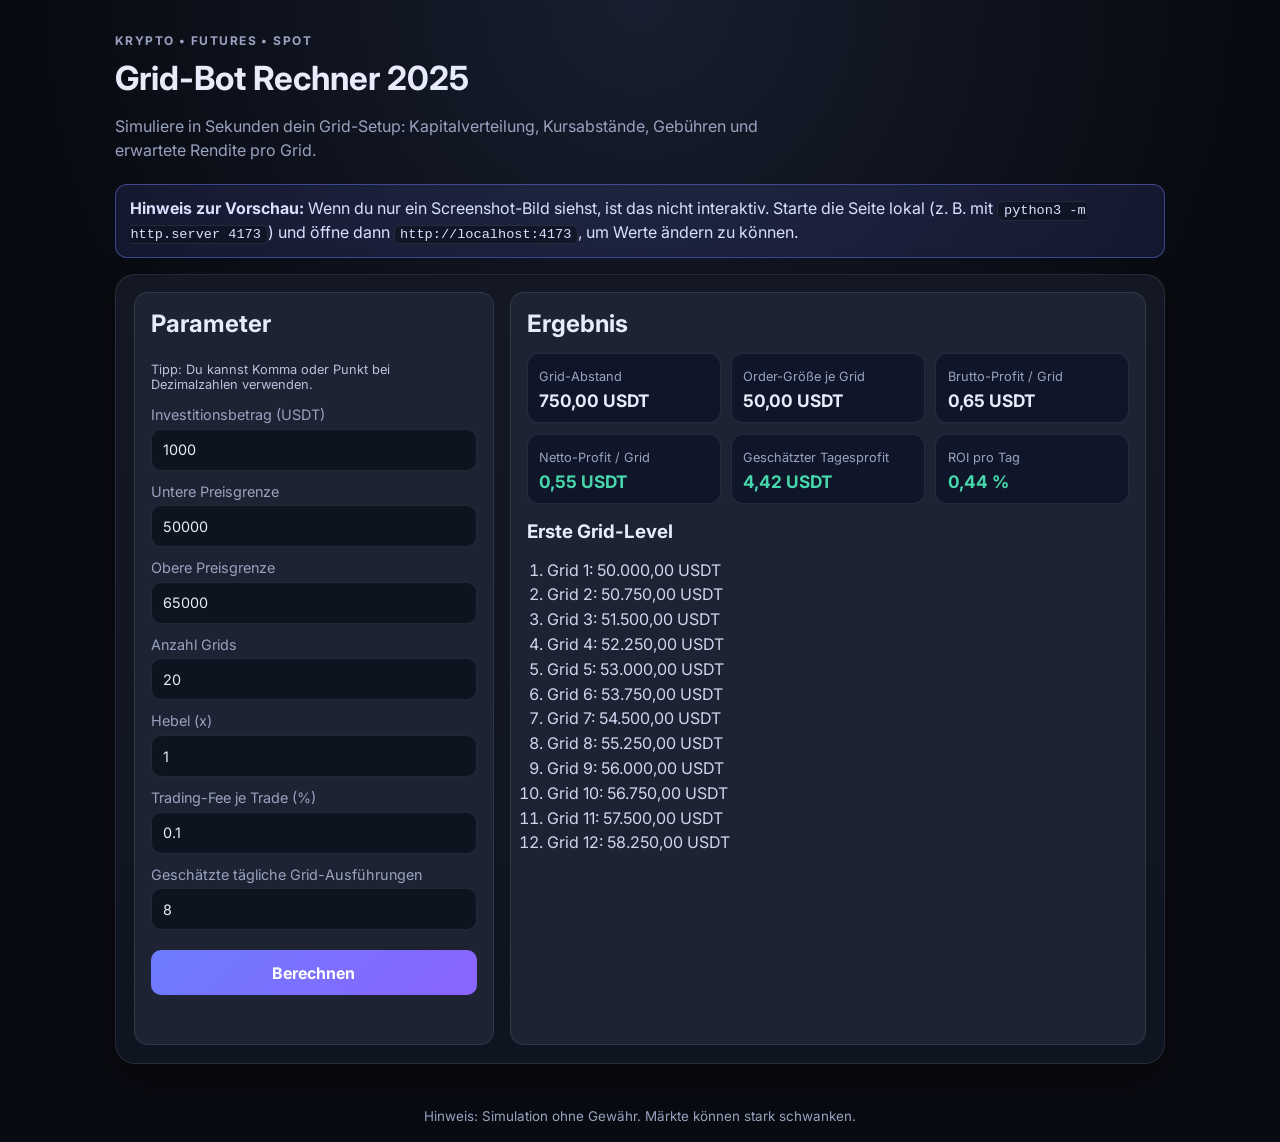
<file: index.html>
<!doctype html>
<html lang="de">
  <head>
    <meta charset="UTF-8" />
    <meta name="viewport" content="width=device-width, initial-scale=1.0" />
    <title>Grid-Bot Rechner 2025</title>
    <link rel="preconnect" href="https://fonts.googleapis.com" />
    <link rel="preconnect" href="https://fonts.gstatic.com" crossorigin />
    <link
      href="https://fonts.googleapis.com/css2?family=Inter:wght@400;500;600;700;800&display=swap"
      rel="stylesheet"
    />
    <link rel="stylesheet" href="styles.css" />
  </head>
  <body>
    <main class="app">
      <header class="hero">
        <p class="eyebrow">Krypto • Futures • Spot</p>
        <h1>Grid-Bot Rechner 2025</h1>
        <p>
          Simuliere in Sekunden dein Grid-Setup: Kapitalverteilung,
          Kursabstände, Gebühren und erwartete Rendite pro Grid.
        </p>
      </header>

      <section class="preview-note" aria-label="Nutzungshinweis">
        <strong>Hinweis zur Vorschau:</strong> Wenn du nur ein Screenshot-Bild siehst, ist das nicht interaktiv.
        Starte die Seite lokal (z. B. mit <code>python3 -m http.server 4173</code>) und öffne dann
        <code>http://localhost:4173</code>, um Werte ändern zu können.
      </section>

      <section class="card grid-layout">
        <form id="calculator" class="panel" autocomplete="off">
          <h2>Parameter</h2>
          <p class="form-hint">Tipp: Du kannst Komma oder Punkt bei Dezimalzahlen verwenden.</p>

          <label>
            Investitionsbetrag (USDT)
            <input type="text" inputmode="decimal" id="capital" value="1000" required />
          </label>

          <label>
            Untere Preisgrenze
            <input type="text" inputmode="decimal" id="lowerPrice" value="50000" required />
          </label>

          <label>
            Obere Preisgrenze
            <input type="text" inputmode="decimal" id="upperPrice" value="65000" required />
          </label>

          <label>
            Anzahl Grids
            <input type="number" id="grids" min="2" max="300" step="1" value="20" required />
          </label>

          <label>
            Hebel (x)
            <input type="text" inputmode="decimal" id="leverage" value="1" required />
          </label>

          <label>
            Trading-Fee je Trade (%)
            <input type="text" inputmode="decimal" id="fee" value="0.1" required />
          </label>

          <label>
            Geschätzte tägliche Grid-Ausführungen
            <input type="number" id="executions" min="1" step="1" value="8" required />
          </label>

          <button type="submit">Berechnen</button>
          <p id="errorMessage" class="error-message" aria-live="assertive"></p>
        </form>

        <section class="panel" aria-live="polite">
          <h2>Ergebnis</h2>
          <div class="kpi-grid">
            <article>
              <span>Grid-Abstand</span>
              <strong id="gridSpacing">-</strong>
            </article>
            <article>
              <span>Order-Größe je Grid</span>
              <strong id="orderSize">-</strong>
            </article>
            <article>
              <span>Brutto-Profit / Grid</span>
              <strong id="grossProfit">-</strong>
            </article>
            <article>
              <span>Netto-Profit / Grid</span>
              <strong id="netProfit">-</strong>
            </article>
            <article>
              <span>Geschätzter Tagesprofit</span>
              <strong id="dailyProfit">-</strong>
            </article>
            <article>
              <span>ROI pro Tag</span>
              <strong id="roi">-</strong>
            </article>
          </div>

          <div class="levels">
            <h3>Erste Grid-Level</h3>
            <ol id="levelsList"></ol>
          </div>
        </section>
      </section>
    </main>

    <footer>
      Hinweis: Simulation ohne Gewähr. Märkte können stark schwanken.
    </footer>

    <script src="script.js"></script>
  </body>
</html>
</file>
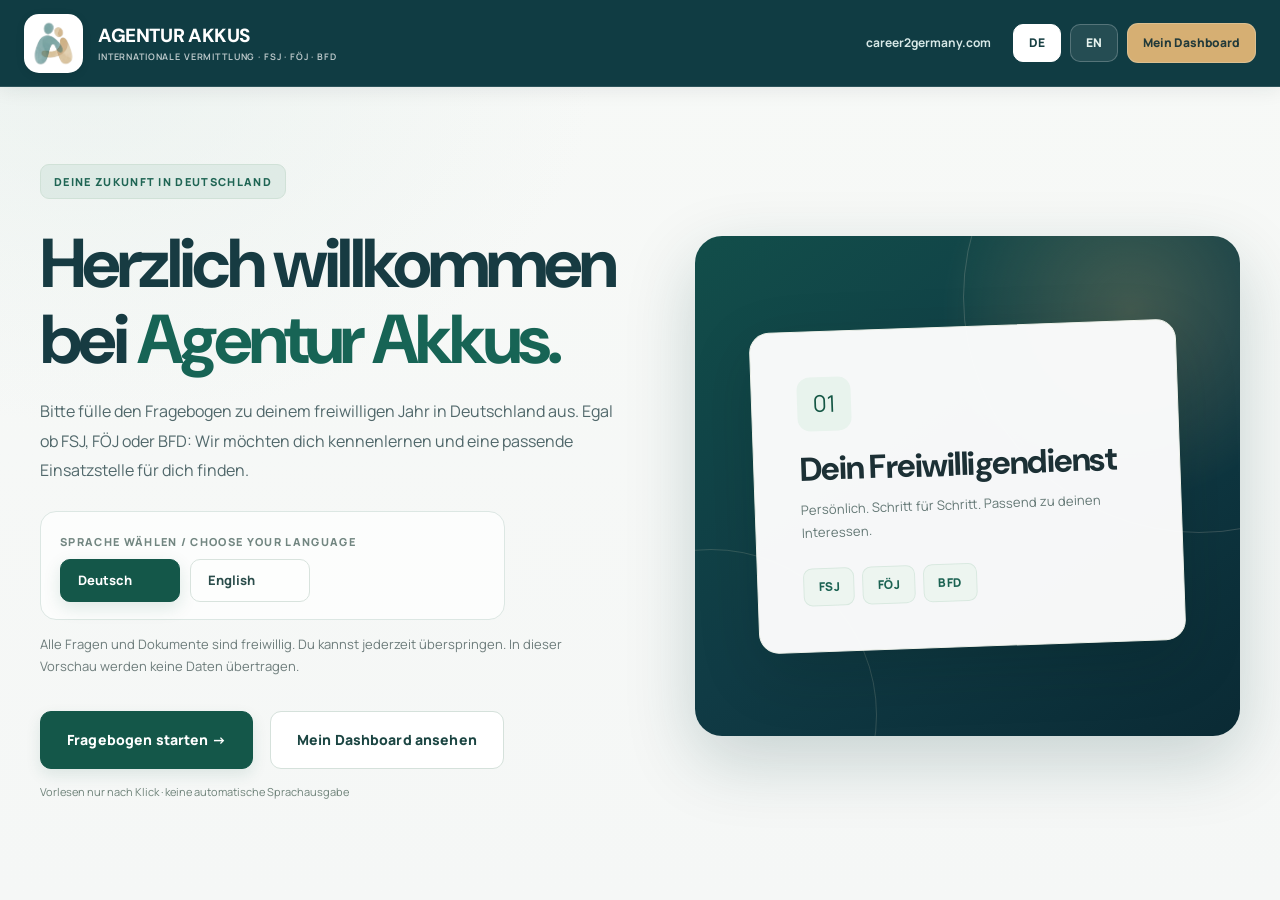
<file: akkus-freiwilligendienst-bewerbung/vorschau/index.html>
<!doctype html>
<html lang="de">
<head>
<meta charset="utf-8">
<meta name="viewport" content="width=device-width,initial-scale=1">
<meta name="color-scheme" content="light"><meta name="theme-color" content="#103c43">
<title>Agentur Akkus – Bewerbung für FSJ, FÖJ und BFD</title>
<style>
:root{--ink:#243d3b;--green:#285f52;--green-dark:#19473e;--gold:#af8949;--cream:#fcfaf6;--muted:#657773;--line:#dce6e0;--white:#fff;--pale:#eff6f1;--danger:#af3434}
*{box-sizing:border-box}html{font-family:Inter,ui-sans-serif,-apple-system,BlinkMacSystemFont,"Segoe UI",sans-serif;background:var(--cream);color:var(--ink)}body{margin:0}button,input,select,textarea{font:inherit}button{cursor:pointer}button:disabled{opacity:.55;cursor:not-allowed}a{color:var(--green)}.header{height:76px;padding:0 max(22px,calc((100vw - 1100px)/2));display:flex;align-items:center;justify-content:space-between;background:#fff;border-bottom:1px solid var(--line);gap:16px}.brand{display:flex;gap:11px;align-items:center;color:var(--ink);font-size:15px;font-weight:800;letter-spacing:.03em}.monogram{display:grid;place-items:center;width:39px;height:39px;border-radius:12px;background:var(--green);color:#fff;font-family:Georgia,serif;font-size:22px}.header-note{font-size:12px;color:var(--muted);text-align:right}.eyebrow{text-transform:uppercase;letter-spacing:.17em;font-weight:750;font-size:11px;color:var(--gold)}.hero{min-height:calc(100vh - 76px);display:grid;grid-template-columns:1.1fr .9fr;max-width:1140px;margin:auto;align-items:center;gap:40px;padding:45px 24px}.hero h1{font-family:Georgia,"Times New Roman",serif;letter-spacing:-.035em;font-weight:500;font-size:clamp(39px,5vw,65px);line-height:1.1;margin:22px 0 20px}.hero h1 span{color:var(--green)}.hero p{font-size:17px;line-height:1.72;color:#526663;max-width:550px}.hero .muted{font-size:13px}.intro-art{min-height:420px;background:linear-gradient(150deg,#dce9df,#aecdbd 55%,#7aab99);border-radius:32px;position:relative;overflow:hidden;display:flex;align-items:center;justify-content:center}.intro-art:before,.intro-art:after{content:"";position:absolute;border:1px solid rgba(255,255,255,.5);border-radius:50%;width:460px;height:460px;top:-180px;right:-180px}.intro-art:after{width:310px;height:310px;top:auto;right:auto;bottom:-170px;left:-60px}.art-card{z-index:1;background:rgba(255,255,255,.91);border:1px solid rgba(255,255,255,.8);border-radius:22px;padding:28px;width:75%;box-shadow:0 17px 45px #1f614025}.art-card .circle{font-size:36px;background:var(--pale);border-radius:15px;padding:12px;display:inline-block}.art-card h2{font-family:Georgia,serif;font-weight:500;font-size:28px;margin:15px 0 8px}.art-card p{font-size:13px;margin:0}.art-tags{margin-top:20px;display:flex;gap:7px;flex-wrap:wrap}.art-tags span{background:#e7f1e9;color:var(--green);padding:9px 11px;border-radius:100px;font-size:12px;font-weight:700}.btn{border:0;border-radius:13px;padding:13px 21px;min-height:47px;font-weight:750;transition:.18s;background:#fff;color:var(--green);border:1px solid #cfddd4}.btn.primary{background:var(--green);border-color:var(--green);color:#fff;box-shadow:0 5px 12px #2b6b4b16}.btn.primary:hover{background:var(--green-dark)}.btn.link{background:transparent;color:var(--muted);border:0}.btn.secondary{color:var(--ink)}.btn.small{font-size:12px;padding:9px 12px;min-height:36px}.hero-cta{font-size:15px;padding:16px 26px;margin:15px 0}.container{max-width:990px;margin:0 auto;padding:22px 22px 64px}.progress-top{display:flex;align-items:center;justify-content:space-between;gap:10px;color:var(--muted);font-size:13px;margin-bottom:10px}.progress-top b{color:var(--ink)}.progress-rail{height:7px;background:#e3eae4;border-radius:15px;overflow:hidden}.progress-fill{height:100%;background:var(--green);border-radius:15px;transition:width .3s}.section-nav{display:flex;flex-wrap:wrap;gap:7px;margin:18px 0 25px}.section-chip{padding:7px 11px;border-radius:100px;font-size:11px;font-weight:700;background:#e9eeea;color:#667a70}.section-chip.active{background:var(--green);color:#fff}.question-card{background:#fff;border:1px solid #e0e6df;border-radius:24px;box-shadow:0 18px 50px #315d3b0e;overflow:hidden}.question-main{padding:clamp(23px,4vw,48px)}.question-counter{display:flex;gap:10px;align-items:center;margin-bottom:15px;color:var(--muted);font-size:12px}.qmark{background:#edf5ef;color:var(--green);padding:7px 10px;border-radius:9px;font-weight:750}.question-card h1{font:500 clamp(27px,4vw,43px)/1.16 Georgia,serif;letter-spacing:-.03em;margin:0 0 15px;max-width:820px}.question-desc{margin:0 0 20px;color:#697c71;line-height:1.65;font-size:14px}.voice-btn{border:1px solid #d1e1d7;color:var(--green);border-radius:12px;background:#f6faf7;padding:10px 13px;font-weight:750;font-size:13px}.formfields{display:grid;grid-template-columns:repeat(2,minmax(0,1fr));gap:21px 18px;margin-top:25px}.formfield.wide{grid-column:1/-1}.field-label{font-size:13px;font-weight:740;display:block;margin-bottom:10px}.input,.select,.textarea{width:100%;min-height:49px;background:#fbfcfa;border:1.5px solid #d7e2d9;border-radius:12px;padding:12px 13px;color:var(--ink);outline:none}.textarea{min-height:125px;resize:vertical;line-height:1.55}.input:focus,.textarea:focus,.select:focus{border-color:var(--green);box-shadow:0 0 0 3px #3f8e5c15}.choices{display:flex;flex-wrap:wrap;gap:8px}.choice{background:#fff;border:1.5px solid #d8e1d9;border-radius:12px;padding:12px 15px;min-height:45px;font-size:13px;font-weight:680;text-align:left;color:var(--ink)}.choice.selected{background:var(--green);border-color:var(--green);color:#fff}.hint{font-size:12px;color:var(--muted);line-height:1.55;margin:7px 0}.warning{background:#fff0ee;color:#9d2626;border:1px solid #eac7c2;padding:11px 14px;border-radius:12px;font-size:13px;font-weight:650;margin:15px 0}.info{border:1px solid #d6e3d9;background:#f4f9f5;border-radius:12px;padding:13px 14px;color:#3e6357;font-size:13px;line-height:1.65;margin:16px 0}.footer-nav{display:flex;align-items:center;justify-content:space-between;gap:15px;border-top:1px solid var(--line);padding:19px 30px;background:#fcfdfb}.nav-right{display:flex;align-items:center;gap:9px}.status-foot{text-align:center;margin-top:20px;color:#718278;font-size:12px;line-height:1.7}.readback{display:grid;grid-template-columns:1fr 1fr;gap:14px}.upload-grid{display:grid;grid-template-columns:repeat(2,minmax(0,1fr));gap:12px}.upload-card{border:1px solid #d9e5dc;background:#fdfefd;border-radius:14px;padding:15px;min-width:0}.upload-card label{display:block;font-size:13px;font-weight:750;margin-bottom:6px}.upload-card input{font-size:12px;max-width:100%;margin:10px 0 4px}.upload-card small{display:block;font-size:11px;color:var(--muted)}.upload-card .filename{color:var(--green);font-size:11px;overflow-wrap:anywhere;font-weight:650}.suggestions{display:flex;flex-wrap:wrap;gap:7px;margin:11px 0}.suggestion{padding:8px 11px;border:1px dashed #bed4c8;background:#f4f8f4;color:#285448;border-radius:10px;font-size:12px;max-width:100%}.speech-note{color:#89958d;font-size:11px;margin-top:5px}.mic{background:#fff;border:1px solid #d1ddd2;border-radius:10px;padding:8px 10px;color:var(--green)}.mic.recording{background:#fce9e5;color:#ad3732;border-color:#edb5aa}.text-tools{display:flex;gap:8px;align-items:center;margin-top:8px}.mini-row{display:flex;gap:9px;align-items:center;flex-wrap:wrap}.internship{border:1px solid var(--line);border-radius:15px;padding:14px;background:#fafdFA;margin:11px 0}.internship-row{display:grid;grid-template-columns:1.2fr .65fr .85fr;gap:8px}.preview-only{background:#f9f1df;border:1px solid #e9d9ae;color:#766131;padding:11px 13px;border-radius:11px;line-height:1.5;font-size:12px;margin:12px 0}.finish{max-width:1000px;margin:0 auto;padding:38px 23px 70px}.finish h1{font:500 43px/1.2 Georgia,serif;margin:13px 0}.finish p{line-height:1.65;color:var(--muted)}.finish-cards{display:grid;grid-template-columns:1fr 1fr;gap:15px;margin:23px 0}.finish-card{background:white;border:1px solid var(--line);border-radius:18px;padding:23px}.finish-card h2{font:600 21px Georgia,serif;margin:0 0 13px}.summary{background:#fff;border:1px solid var(--line);border-radius:17px;overflow:hidden}.summary-section{border-bottom:1px solid var(--line);padding:20px 25px}.summary-section h3{font-size:15px;color:var(--green);margin:0 0 12px}.summary-row{display:grid;grid-template-columns:220px 1fr;gap:12px;padding:8px 0;border-bottom:1px solid #edf1ec;font-size:13px}.summary-row:last-child{border:0}.summary-row b{font-weight:580;color:var(--muted)}.summary-row span{overflow-wrap:anywhere}.secondary-actions{display:flex;flex-wrap:wrap;gap:9px;margin:17px 0}.legal{padding:18px;border:1px solid #d1dfd3;border-radius:12px;background:#f4f8f4;margin:20px 0;font-size:13px;line-height:1.7}.muted{color:var(--muted)}.emphasis-red{color:#ba3636;font-weight:760}.hidden{display:none}.pill{display:inline-block;background:#eef5ef;padding:5px 10px;border-radius:9px;color:var(--green);font-size:12px;font-weight:700}
@media(max-width:740px){.hero{grid-template-columns:1fr;gap:20px;padding-top:42px}.intro-art{min-height:260px}.art-card{width:85%}.header{padding:0 18px}.formfields,.upload-grid,.finish-cards,.readback{grid-template-columns:1fr}.question-main{padding:22px 20px}.footer-nav{padding:15px 16px}.section-nav{gap:5px}.section-chip{font-size:10px;padding:6px 8px}.summary-row{grid-template-columns:1fr;gap:4px}.internship-row{grid-template-columns:1fr}.header-note{font-size:10px}.footer-nav .btn{padding:11px 13px}.finish h1{font-size:33px}}
@media print{.header,.footer-nav,.secondary-actions,.status-foot,.section-nav,.progress-top,.progress-rail,.preview-only,.legal .btn{display:none!important}.finish{padding:0;max-width:100%}.summary-section{break-inside:avoid}body{background:#fff}.finish-card{break-inside:avoid}}

.dashboard-shell{max-width:1260px;margin:0 auto;padding:28px 23px 70px;display:grid;grid-template-columns:248px 1fr;gap:24px;align-items:start}.dashboard-sidebar{background:#fff;border:1px solid var(--line);border-radius:24px;padding:26px 20px;position:sticky;top:20px}.dashboard-sidebar h1{font:500 30px/1.1 Georgia,serif;margin:8px 0}.dashboard-name{color:var(--muted);font-size:13px;margin:0 0 18px}.dashboard-nav{display:flex;flex-direction:column;gap:7px}.dashboard-nav-btn{border:0;border-radius:11px;text-align:left;background:transparent;padding:13px 12px;font-size:14px;font-weight:700;color:var(--muted)}.dashboard-nav-btn.active{background:var(--green);color:#fff}.dashboard-nav-btn:hover:not(.active){background:#eff5f0}.sidebar-note{margin-top:28px;background:#f7f8f6;border:1px solid var(--line);padding:14px;border-radius:12px;font-size:12px;color:var(--muted)}.sidebar-note p{margin:8px 0 0;line-height:1.5}.dashboard-main{min-width:0}.dashboard-top{display:flex;align-items:center;justify-content:space-between;gap:15px;margin:3px 0 17px}.dashboard-top h1{font:500 clamp(29px,3.5vw,43px)/1.2 Georgia,serif;margin:5px 0 0}.dash-panel{background:#fff;border:1px solid var(--line);padding:23px;border-radius:19px;margin:18px 0}.dash-panel h2{font:500 23px Georgia,serif;margin:0 0 12px}.dash-panel p{color:var(--muted);font-size:13px;line-height:1.7}.dash-metrics{display:grid;grid-template-columns:repeat(3,1fr);gap:11px;margin:17px 0}.metric{border:1px solid var(--line);background:#f8faf8;padding:17px;border-radius:13px;display:flex;flex-direction:column;gap:8px}.metric b{font-size:23px;color:var(--green)}.metric span{font-size:12px;color:var(--muted)}.dash-shortcuts{display:flex;flex-wrap:wrap;gap:9px;margin-top:13px}.doc-status-card{border-radius:15px;padding:16px;min-width:0;position:relative}.doc-missing{background:#fffafa;border:2px solid #cf6565}.doc-complete{background:#f6f8f6;border:1.5px solid #cbd7ce}.doc-top{display:flex;align-items:center;gap:8px;flex-wrap:wrap}.doc-icon{display:inline-grid;place-items:center;width:25px;height:25px;border-radius:50%;font-weight:800;color:#fff;background:#c04e4e}.doc-complete .doc-icon{background:#6c9080}.doc-label{font-size:13px;font-weight:760;flex:1;min-width:120px}.doc-tag{font-size:11px;font-weight:750;background:#fce1e1;color:#9e3030;padding:5px 8px;border-radius:9px}.doc-complete .doc-tag{background:#e4ece6;color:#48745a}.doc-desc{font-size:12px;color:var(--muted);line-height:1.6;margin:9px 0!important}.doc-feedback{font-size:11px;color:#af4848;margin:10px 0}.doc-complete .doc-feedback{color:#607d6a}.doc-actions{display:flex;flex-wrap:wrap;align-items:center;gap:7px;margin-top:12px}.attached-file{display:flex;justify-content:space-between;gap:7px;border-top:1px solid var(--line);font-size:11px;padding:6px 0;color:var(--green);overflow-wrap:anywhere}.attached-file button{border:0;background:transparent;font-weight:800;font-size:18px;color:#9d5050}.visually-hidden{position:absolute!important;width:1px;height:1px;overflow:hidden;clip:rect(0,0,0,0);white-space:nowrap;clip-path:inset(50%)}.dashboard-shell .summary{margin-top:18px}.doc-status-card label.btn{cursor:pointer;display:inline-flex;align-items:center}.dashboard-shell .upload-grid{grid-template-columns:repeat(2,minmax(0,1fr))} @media(max-width:900px){.dashboard-shell{grid-template-columns:1fr;gap:16px}.dashboard-sidebar{position:static}.dashboard-nav{flex-direction:row;flex-wrap:wrap}.dashboard-top{flex-wrap:wrap}}@media(max-width:600px){.dash-metrics,.dashboard-shell .upload-grid{grid-template-columns:1fr}.dash-panel{padding:16px}.dashboard-shell{padding:16px}.dashboard-sidebar{padding:18px}.dashboard-nav-btn{font-size:12px;padding:11px}.metric{padding:14px}}
.checklist-section{border:1px solid #dce7df;border-radius:12px;margin:10px 0;overflow:hidden}.checklist-section summary{cursor:pointer;padding:12px 15px;font-weight:760;background:#f7faf7;display:flex;justify-content:space-between}.checklist-count{color:#718177;font-size:12px}.checklist-question{display:flex;width:100%;justify-content:space-between;gap:14px;text-align:left;padding:12px 14px;border:0;border-top:1px solid #edf0ed;background:#fff;font-size:12px;color:#2c4940}.checklist-question b{flex-shrink:0;font-size:11px}.check-missing{background:#fff5f4;border-left:4px solid #cb5050}.check-missing b{color:#ac3838}.check-done{background:#f7f8f7;color:#798680}.check-done b{color:#6b8572}
</style>
<link rel="preconnect" href="https://fonts.googleapis.com">
<link rel="preconnect" href="https://fonts.gstatic.com" crossorigin>
<link rel="stylesheet" href="brand-redesign.css">
</head>
<body>
<div id="app"></div>
<script src="translations.js"></script>
<script>
(function(){
"use strict";
var app=document.getElementById("app");
var state={phase:"welcome",index:0,answers:{},files:{},savedAt:"",dashTab:"overview",language:"de"};
var sections=["Kontakt","Aufenthalt & Visum","Schule & Erfahrung","Sprachen","Einsatz & Wünsche","Motivation","Organisation","Dokumente","Abschluss"];
var questions=[];
function add(section,id,title,fields,help,when){questions.push({section:section,id:id,title:title,fields:fields||[],help:help||"",when:when||null});}
function T(id,label,cond,extra){return Object.assign({id:id,label:label,type:"text",show:cond||null},extra||{});}
function N(id,label,cond,extra){return Object.assign({id:id,label:label,type:"number",show:cond||null},extra||{});}
function D(id,label,cond){return {id:id,label:label,type:"date",show:cond||null};}
function C(id,label,options,cond,extra){return Object.assign({id:id,label:label,type:"choice",options:options,show:cond||null},extra||{});}
function M(id,label,options,cond,extra){return Object.assign({id:id,label:label,type:"multi",options:options,show:cond||null},extra||{});}
function S(id,label,options,cond){return {id:id,label:label,type:"select",options:options,show:cond||null};}
function A(id,label,cond,extra){return Object.assign({id:id,label:label,type:"textarea",show:cond||null},extra||{});}
function yes(id,label,cond){return C(id,label,["Ja","Nein"],cond);}
function eq(id,value){return {id:id,eq:value};}
function has(id,value){return {id:id,has:value};}
function any(id,vals){return {id:id,any:vals};}
function visible(when){if(!when)return true;var v=state.answers[when.id];if(when.eq!==undefined)return v===when.eq;if(when.any)return when.any.indexOf(v)>=0;if(when.has)return Array.isArray(v)&&v.indexOf(when.has)>=0;if(when.anyHas)return Array.isArray(v)&&when.anyHas.some(function(x){return v.indexOf(x)>=0;});return true;}
function val(id){return state.answers[id]||"";}

// Kontakt & Identität
add(0,"person","Wie lautet dein Vor- und Nachname?",[T("first","Vorname"),T("last","Nachname")]);
add(0,"birth","Wann bist du geboren?",[D("birthDate","Geburtsdatum")]);
add(0,"nationality","Welche Staatsangehörigkeit hast du?",[T("nationality","Staatsangehörigkeit")]);
add(0,"address","Wo wohnst du derzeit?",[T("country","Land"),T("street","Straße und Hausnummer"),T("postal","Postleitzahl"),T("city","Stadt")]);
add(0,"contact","Wie erreichen wir dich?",[T("phone","Telefonnummer mit Ländervorwahl",null,{inputType:"tel"}),T("email","E-Mail-Adresse",null,{inputType:"email"})]);
add(0,"whatsapp","Benutzt du WhatsApp?",[yes("hasWhatsapp","Hast du WhatsApp?"),C("sameWhatsapp","Ist deine WhatsApp-Nummer dieselbe wie deine Telefonnummer?",["Ja","Nein"],eq("hasWhatsapp","Ja")),T("whatsappNumber","WhatsApp-Nummer mit Ländervorwahl",eq("sameWhatsapp","Nein"),{inputType:"tel"})]);
add(0,"social","Möchtest du Social-Media-Profile angeben?",[T("instagram","Instagram (Profilname oder Link)"),T("facebook","Facebook (Profilname oder Link)"),T("socialOther","LinkedIn oder anderes Profil")],"Alle Social-Media-Angaben sind freiwillig.");

// Aufenthalt & Visum: early routing for people already in Germany
add(1,"germanyNow","Bist du derzeit in Deutschland?",[yes("inGermany","Dein aktueller Aufenthaltsort ist Deutschland?")],"Diese Antwort steuert die folgenden Fragen.");
add(1,"aupairNow","Bist oder warst du in Deutschland als Au-pair tätig?",[C("aupairState","Dein Au-pair-Status",["Ja, derzeit","Ja, früher","Nein"])],"Diese Frage erscheint nur für Bewerber, die bereits in Deutschland sind.",eq("inGermany","Ja"));
add(1,"hostFamily","Bei welcher Gastfamilie bist oder warst du?",[T("hostLast","Nachname der Gastfamilie"),T("hostCity","Stadt"),T("hostStreet","Straße und Hausnummer der damaligen Meldeadresse")],"Diese Angaben sind optional und können bei einer späteren Prüfung deines Aufenthalts wichtig sein.",{id:"aupairState",any:["Ja, derzeit","Ja, früher"]});
add(1,"residence","Besitzt du derzeit einen deutschen Aufenthaltstitel?",[yes("hasPermit","Gültiger Aufenthaltstitel vorhanden?"),C("permitType","Welcher Aufenthaltstitel?",["Au-pair","Studium","Ausbildung","Sprachkurs","Freiwilligendienst","Anderer"],eq("hasPermit","Ja")),T("permitOther","Welcher andere Aufenthaltstitel?",eq("permitType","Anderer")),D("permitUntil","Bis wann ist dein Aufenthaltstitel gültig?",eq("hasPermit","Ja"))],"Bei Nein erscheinen keine Folgefelder zum Titel.",eq("inGermany","Ja"));
add(1,"previousGermany","Warst du früher schon einmal in Deutschland?",[yes("wasGermany","Früherer Aufenthalt in Deutschland?"),T("priorPurpose","Als was / zu welchem Zweck?",eq("wasGermany","Ja")),T("priorVisa","Mit welchem Visum oder Aufenthaltstitel?",eq("wasGermany","Ja"))],"Nur für Bewerber, die derzeit im Ausland leben.",eq("inGermany","Nein"));
add(1,"passport","Besitzt du einen gültigen Reisepass?",[yes("hasPassport","Reisepass vorhanden?"),T("passportNumber","Reisepassnummer (optional)",eq("hasPassport","Ja")),D("passportExpiry","Bis wann ist dein Reisepass gültig?",eq("hasPassport","Ja"))],"Die Passnummer kannst du später ergänzen.");
add(1,"visaCountry","In welchem Land wirst du dein deutsches Visum beantragen?",[T("visaCountry","Land der deutschen Botschaft oder des Konsulats"),T("visaCity","Stadt der Auslandsvertretung (optional)")],"Hier geht es um das Land, in dem du den Antrag stellst – nicht um das Zielland Deutschland.",eq("inGermany","Nein"));
add(1,"embassy","Hast du schon einen Termin bei der deutschen Botschaft oder dem Konsulat?",[yes("embassyDateKnown","Termin vorhanden?"),D("embassyDate","Wann ist dein Termin?",eq("embassyDateKnown","Ja"))],"Bei Nein wird kein Kalender angezeigt.",eq("inGermany","Nein"));
add(1,"volunteerExperience","Hast du bereits einen Freiwilligendienst in Deutschland gemacht?",[yes("priorVolunteer","Schon einmal FSJ, FÖJ oder BFD?"),C("priorVolunteerType","Welchen Freiwilligendienst?",["FSJ","FÖJ","BFD"],eq("priorVolunteer","Ja")),T("priorVolunteerPeriod","Wann und wie lange?",eq("priorVolunteer","Ja"))]);

// Schulbildung, Qualifikationen und Berufspraxis
add(2,"schoolYears","Wie viele Jahre bist du zur Schule gegangen?",[N("schoolYears","Anzahl der Schuljahre",null,{min:0,max:25,placeholder:"z. B. 12"})]);
add(2,"schoolDegree","Welchen Schulabschluss hast du?",[C("degree","Dein höchster Bildungsabschluss",["Noch kein Abschluss","Sekundarstufe","Abitur / Hochschulreife","Berufsausbildung","Studium","Anderer Abschluss"]),T("degreeOther","Welcher andere Abschluss?",eq("degree","Anderer Abschluss")),T("schoolYear","Abschlussjahr (optional)")]);
add(2,"training","Hast du eine Ausbildung oder ein Studium begonnen oder abgeschlossen?",[yes("trainingYes","Ausbildung oder Studium?"),C("trainingKind","Welche Art?",["Berufsausbildung","Studium"],eq("trainingYes","Ja")),T("trainingSubject","Welches Fach oder welchen Beruf?",eq("trainingYes","Ja")),C("trainingStatus","Wie ist der Stand?",["Abgeschlossen","Läuft noch","Abgebrochen"],eq("trainingYes","Ja"))]);
add(2,"work","Hast du bereits gearbeitet?",[yes("worked","Berufserfahrung vorhanden?"),T("workJob","In welchem Beruf oder Bereich?",eq("worked","Ja")),T("workDuration","Wie lange hast du dort gearbeitet?",eq("worked","Ja"))]);
add(2,"internships","Hast du Praktika absolviert?",[yes("didInternships","Praktika vorhanden?")],"Bei Ja kannst du mehrere Praktika mit Bereich, Dauer und Jahr angeben.");
add(2,"volunteering","Hast du dich schon einmal ehrenamtlich engagiert?",[yes("volunteered","Früher ehrenamtlich tätig?"),A("volunteerDetails","Wo, wie lange und was hast du gemacht?",eq("volunteered","Ja"))]);

// Sprachen
add(3,"german","Wie gut sprichst du Deutsch?",[C("germanLevel","Dein aktuelles Deutschniveau",["Keine Kenntnisse","A1","A2","B1","B2","C1 oder höher"])]);
add(3,"germanCertificate","Hast du ein offizielles Deutschzertifikat?",[yes("certYes","Deutsches Sprachzertifikat vorhanden?"),C("certProvider","Von welchem Prüfungsinstitut?",["Goethe-Institut","ÖSD","telc","TestDaF","Anderes"],eq("certYes","Ja")),T("certProviderOther","Welches andere Institut?",eq("certProvider","Anderes")),C("certLevel","Welches Niveau?",["A1","A2","B1","B2","C1","C2"],eq("certYes","Ja")),D("certExam","Wann war deine Prüfung?",eq("certYes","Ja"))]);
add(3,"otherLanguages","Welche weiteren Sprachen sprichst du?",[T("moreLanguages","Sprachen und ungefähres Niveau")]);

// Dienst & Interessen
add(4,"program","Welcher Freiwilligendienst interessiert dich?",[C("program","Dein Wunsch",["Ich bin mir noch nicht sicher","FSJ","FÖJ","BFD"])]);
add(4,"socialFields","In welchen sozialen Bereichen möchtest du dich engagieren?",[M("socialFields","Mehrere Bereiche auswählbar",["Krankenhaus","Seniorenheim","Kindertagesstätte","Schule","Behindertenhilfe","Rettungsdienst","Sport","Kultur"])]);
add(4,"ecoFields","Welche ökologischen Einsatzbereiche interessieren dich?",[M("ecoFields","Mehrere Bereiche auswählbar",["Alle Bereiche","Naturschutz","Landwirtschaft","Tierpflege","Gartenbau","Forstwirtschaft","Umweltbildung"])]);
add(4,"childExperience","Hast du bereits Erfahrungen in der Betreuung von Kindern?",[yes("childExp","Erfahrungen mit Kindern?"),A("childExpDetails","Wo und wie lange?",eq("childExp","Ja"))],"Diese Frage erscheint nur bei Interesse an einer Kindertagesstätte.",has("socialFields","Kindertagesstätte"));
add(4,"careExperience","Hast du Erfahrung mit älteren Menschen oder Menschen mit Behinderungen?",[yes("careExp","Erfahrung in diesem Bereich?"),A("careExpDetails","Welche Aufgaben hast du übernommen?",eq("careExp","Ja"))],"Diese Frage erscheint nur bei Seniorenheim oder Behindertenhilfe.",{id:"socialFields",anyHas:["Seniorenheim","Behindertenhilfe"]});
add(4,"outdoor","Arbeitest du gerne im Freien oder in der Natur?",[C("outdoor","Deine Antwort",["Ja","Nein","Kommt auf die Tätigkeit an"])],"Diese Frage erscheint bei Interesse an einem ökologischen Einsatzbereich.",{id:"ecoFields",anyHas:["Alle Bereiche","Naturschutz","Landwirtschaft","Tierpflege","Gartenbau","Forstwirtschaft","Umweltbildung"]});
add(4,"shifts","Wärst du bereit, im Schichtdienst oder am Wochenende tätig zu sein?",[C("shifts","Schichtdienst",["Ja","Nein","Nach Absprache"]),C("weekend","Wochenende",["Ja","Nein","Nach Absprache"])]);
add(4,"license","Besitzt du einen Führerschein?",[yes("driverYes","Führerschein vorhanden?"),M("driverCategory","Welche Führerscheinklasse?",["Auto","Motorrad","Lkw"],eq("driverYes","Ja"))]);
add(4,"regions","Wo in Deutschland möchtest du deinen Freiwilligendienst machen?",[C("nationwide","Wie flexibel bist du?",["Ganz Deutschland","Bestimmte Region"]),S("stateRegion","Bundesland",["Baden-Württemberg","Bayern","Berlin","Brandenburg","Bremen","Hamburg","Hessen","Mecklenburg-Vorpommern","Niedersachsen","Nordrhein-Westfalen","Rheinland-Pfalz","Saarland","Sachsen","Sachsen-Anhalt","Schleswig-Holstein","Thüringen"],eq("nationwide","Bestimmte Region")),T("wishCity","Bevorzugte Stadt (optional)",eq("nationwide","Bestimmte Region"))],"Je flexibler du bei der Wahl der Region bist, desto mehr Einsatzstellen kommen für dich infrage.");

// Motivation / self assessment
add(5,"whyVolunteer","Warum möchtest du einen Freiwilligendienst machen?",[A("whyVolunteer","Beschreibe deine Motivation",null,{voice:true,suggestions:["Ich möchte anderen Menschen helfen.","Ich möchte neue praktische Erfahrungen sammeln.","Ich möchte mich beruflich orientieren.","Ich möchte Verantwortung übernehmen."]})],"Du kannst Vorschläge anklicken, frei schreiben oder – falls dein Browser es unterstützt – über das Mikrofon diktieren.");
add(5,"whyGermany","Warum möchtest du deinen Freiwilligendienst in Deutschland machen?",[A("whyGermany","Deine persönlichen Gründe",null,{voice:true,suggestions:["Ich möchte die deutsche Sprache und Kultur kennenlernen.","Ich interessiere mich für die Zusammenarbeit in deutschen Einrichtungen.","Ich möchte internationale Erfahrungen sammeln.","Ich möchte mich persönlich weiterentwickeln."]})]);
add(5,"strengths","Was sind deine drei größten Stärken?",[M("strengths","Wähle bis zu drei Stärken",["Zuverlässig","Pünktlich","Hilfsbereit","Teamfähig","Einfühlsam","Geduldig","Selbstständig","Lernbereit","Verantwortungsbewusst","Offen für Neues"],null,{maxSelect:3}),T("strengthOther","Weitere Stärke oder Ergänzung")]);
add(5,"enjoy","Was machst du besonders gerne?",[A("enjoy","Was machst du gern?",null,{voice:true,suggestions:["Ich arbeite gerne mit Kindern.","Ich helfe gerne älteren Menschen.","Ich arbeite gerne in einem Team.","Ich verbringe gerne Zeit in der Natur.","Ich interessiere mich für Sport und Bewegung."]})]);
add(5,"learn","Was möchtest du während deines Freiwilligendienstes lernen?",[A("learn","Deine Lernziele",null,{voice:true,suggestions:["Ich möchte mein Deutsch verbessern.","Ich möchte praktische Erfahrungen im Gesundheitsbereich sammeln.","Ich möchte lernen, selbstständig Verantwortung zu übernehmen.","Ich möchte die Arbeit in einer sozialen Einrichtung kennenlernen.","Ich möchte mich in der Teamarbeit weiterentwickeln."]})]);
add(5,"challenge","Was machst du, wenn eine Aufgabe schwierig wird?",[C("challenge","Was trifft am ehesten auf dich zu?",["Ich versuche es weiter und gebe mein Bestes.","Ich frage um Hilfe und versuche es erneut.","Ich mache kurz Pause und suche eine Lösung.","Ich gebe schnell auf."])]);
add(5,"afterYear","Was möchtest du nach deinem Freiwilligendienst machen?",[C("future","Deine Pläne",["Ausbildung in Deutschland","Studium","In mein Heimatland zurückkehren","Ich bin noch unentschlossen","Etwas anderes"]),T("futureTraining","Welche Ausbildung oder welcher Beruf?",eq("future","Ausbildung in Deutschland")),T("futureStudy","Welches Studienfach?",eq("future","Studium")),T("futureOther","Welche Pläne?",eq("future","Etwas anderes"))],"Ein Freiwilligendienst gibt keine automatische Zusage für eine anschließende Ausbildung oder ein Studium.");

// Organisation
add(6,"start","Wann kannst du anfangen?",[S("startMonth","Monat",["Januar","Februar","März","April","Mai","Juni","Juli","August","September","Oktober","November","Dezember"]),N("startYear","Jahr",null,{min:2026,max:2040,placeholder:"z. B. 2027"})]);
add(6,"duration","Wie lange möchtest du deinen Freiwilligendienst machen?",[C("duration","Gewünschte Dauer",["6 Monate","12 Monate","18 Monate","Bis zu 24 Monate","Flexibel / noch offen"])],"Dauer und mögliche Verlängerungen richten sich nach dem jeweiligen Dienst und seiner Vereinbarung.");
add(6,"accommodation","Benötigst du eine Unterkunft in Deutschland?",[yes("needsRoom","Unterkunft benötigt?"),C("selfFinanceRoom","Kannst du eine Unterkunft für die ersten Wochen selbst finanzieren?",["Ja","Nein","Noch unsicher"],eq("needsRoom","Ja"))]);
add(6,"videoCall","Bist du für ein Online-Bewerbungsgespräch verfügbar?",[yes("availableCall","Online-Gespräch möglich?"),C("callTool","Wie möchtest du sprechen?",["WhatsApp","Zoom","Google Meet","Anders"],eq("availableCall","Ja"))]);
add(6,"seminars","Bist du bereit, an den vorgeschriebenen Seminaren teilzunehmen?",[C("seminars","Deine Antwort",["Ja","Ich möchte mehr darüber erfahren"])],"Die Seminare gehören zum Freiwilligendienst und sind keine optionalen Zusatzveranstaltungen.");
add(6,"extra","Möchtest du uns noch etwas über dich mitteilen?",[A("extra","Weitere Informationen",null,{voice:true})]);

// Documents shown in a single screen
add(7,"documents","Welche Bewerbungsunterlagen möchtest du ergänzen?",[],"Jede Datei ist freiwillig. In dieser Vorschau werden ausgewählte Dateien noch nicht an einen Server hochgeladen.");

// Final consent
add(8,"consent","Darf Agentur Akkus dein Bewerberprofil an passende Einsatzstellen weitergeben?",[C("consent","Weitergabe an geeignete Träger und Einsatzstellen",["Ja, ich bin einverstanden","Nein"])],"Ohne Einwilligung werden in dieser Vorschau keine Daten versendet. Vor dem echten Start sind Datenschutzhinweise und eine sichere Upload-Funktion erforderlich.");


/* Bilingual interface; all source values stay language-neutral in the application model. */
var lang="de";
var englishTitles={
person:"What is your first and last name?",birth:"When were you born?",nationality:"What is your nationality?",address:"Where do you currently live?",contact:"How can we contact you?",whatsapp:"Do you use WhatsApp?",social:"Would you like to share any social media profiles?",
germanyNow:"Are you currently in Germany?",aupairNow:"Are you currently working, or have you worked, as an au pair in Germany?",hostFamily:"Which host family are you living with, or did you live with?",residence:"Do you currently hold a German residence permit?",previousGermany:"Have you been to Germany before?",passport:"Do you have a valid passport?",visaCountry:"In which country will you apply for your German visa?",embassy:"Have you booked an appointment at the German embassy or consulate?",volunteerExperience:"Have you previously completed voluntary service in Germany?",
schoolYears:"How many years did you attend school?",schoolDegree:"What is your highest school qualification?",training:"Have you started or completed vocational training or university studies?",work:"Have you worked before?",internships:"Have you completed any internships?",volunteering:"Have you previously volunteered?",
german:"How well do you speak German?",germanCertificate:"Do you have an official German language certificate?",otherLanguages:"Which other languages do you speak?",
program:"Which voluntary service program interests you?",socialFields:"Which social-sector placements interest you?",ecoFields:"Which environmental placements interest you?",childExperience:"Do you have experience looking after children?",careExperience:"Do you have experience supporting older people or people with disabilities?",outdoor:"Do you enjoy working outdoors or in nature?",shifts:"Would you be available for shift work or weekends?",license:"Do you have a driving licence?",regions:"Where in Germany would you like to volunteer?",
whyVolunteer:"Why would you like to do voluntary service?",whyGermany:"Why would you like to volunteer in Germany?",strengths:"What are your three greatest strengths?",enjoy:"What do you particularly enjoy doing?",learn:"What would you like to learn during your voluntary service?",challenge:"What do you do when a task becomes difficult?",afterYear:"What would you like to do after your voluntary service?",
start:"When could you start?",duration:"How long would you like to volunteer?",accommodation:"Do you need accommodation in Germany?",videoCall:"Are you available for an online interview?",seminars:"Are you willing to participate in the required seminars?",extra:"Is there anything else you would like us to know about you?",documents:"Which application documents would you like to add?",consent:"May Agentur Akkus share your application profile with suitable placements?"
};
var englishFields={
first:"First name",last:"Last name",birthDate:"Date of birth",nationality:"Nationality",country:"Country",street:"Street and number",postal:"Postal code",city:"City",phone:"Phone number incl. country code",email:"Email address",hasWhatsapp:"Do you have WhatsApp?",sameWhatsapp:"Is this the same number?",whatsappNumber:"WhatsApp number",instagram:"Instagram profile",facebook:"Facebook profile",socialOther:"LinkedIn / other profile",
inGermany:"Are you in Germany?",aupairState:"Au pair status",hostLast:"Host family's surname",hostCity:"City",hostStreet:"Registered host-family address",hasPermit:"Do you have a valid residence permit?",permitType:"Type of residence permit",permitOther:"Other residence permit",permitUntil:"Permit expiry date",wasGermany:"Previously in Germany?",priorPurpose:"Reason for your stay",priorVisa:"Visa / residence permit",hasPassport:"Do you have a valid passport?",passportNumber:"Passport number (optional)",passportExpiry:"Passport expiry date",visaCountry:"Country of German embassy",visaCity:"City of embassy (optional)",embassyDateKnown:"Appointment booked?",embassyDate:"Appointment date",priorVolunteer:"Prior voluntary service?",priorVolunteerType:"Type of service",priorVolunteerPeriod:"When and for how long?",
schoolYears:"Years of schooling",degree:"Highest qualification",degreeOther:"Other qualification",schoolYear:"Graduation year",trainingYes:"Training or university studies?",trainingKind:"Type of studies",trainingSubject:"Subject or profession",trainingStatus:"Current status",worked:"Have you worked before?",workJob:"Job / professional field",workDuration:"How long?",didInternships:"Have you done internships?",volunteered:"Previous volunteering?",volunteerDetails:"Where, how long and what did you do?",
germanLevel:"German language level",certYes:"Do you have a German certificate?",certProvider:"Examination provider",certProviderOther:"Other provider",certLevel:"Certificate level",certExam:"Exam date",moreLanguages:"Other languages and levels",
program:"Preferred program",socialFields:"Choose as many fields as you like",ecoFields:"Choose as many fields as you like",childExp:"Childcare experience?",childExpDetails:"Where and how long?",careExp:"Relevant experience?",careExpDetails:"What were your duties?",outdoor:"Your answer",shifts:"Shift work",weekend:"Weekend work",driverYes:"Driving licence?",driverCategory:"Vehicle categories",nationwide:"How flexible are you?",stateRegion:"German federal state",wishCity:"Preferred city (optional)",
whyVolunteer:"Your motivation",whyGermany:"Your reasons",strengths:"Choose up to three strengths",strengthOther:"Additional strength",enjoy:"What do you enjoy?",learn:"Your learning goals",challenge:"Which statement suits you best?",future:"Your plans",futureTraining:"Which training program or profession?",futureStudy:"Which university subject?",futureOther:"Your other plans",startMonth:"Month",startYear:"Year",duration:"Preferred duration",needsRoom:"Accommodation needed?",selfFinanceRoom:"Can you afford accommodation for the first few weeks?",availableCall:"Online interview possible?",callTool:"Preferred tool",seminars:"Your answer",extra:"Additional information",consent:"Permission to share your profile"
};
var englishOpts={
"Ja":"Yes","Nein":"No","Noch unsicher":"Not sure","Anders":"Other","Anderer":"Other","Anderes":"Other","Anderer Abschluss":"Other qualification","Andere":"Other",
"Ja, derzeit":"Yes, currently","Ja, früher":"Yes, previously","Au-pair":"Au pair","Studium":"University studies","Ausbildung":"Vocational training","Sprachkurs":"Language course","Freiwilligendienst":"Voluntary service","Andere":"Other",
"Keine Kenntnisse":"No German yet","A1":"A1","A2":"A2","B1":"B1","B2":"B2","C1":"C1","C2":"C2","C1 oder höher":"C1 or higher","Ich bin mir noch nicht sicher":"I am not sure yet","FSJ":"FSJ","FÖJ":"FÖJ","BFD":"BFD",
"Krankenhaus":"Hospital","Seniorenheim":"Care home","Kindertagesstätte":"Daycare centre","Schule":"School","Behindertenhilfe":"Disability support","Rettungsdienst":"Emergency medical services","Sport":"Sports","Kultur":"Culture","Alle Bereiche":"All areas","Naturschutz":"Nature conservation","Landwirtschaft":"Agriculture","Tierpflege":"Animal care","Gartenbau":"Horticulture","Forstwirtschaft":"Forestry","Umweltbildung":"Environmental education",
"Ja":"Yes","Nein":"No","Nach Absprache":"By arrangement","Auto":"Car","Motorrad":"Motorcycle","Lkw":"Truck","Ganz Deutschland":"Anywhere in Germany","Bestimmte Region":"Specific region",
"Zuverlässig":"Reliable","Pünktlich":"Punctual","Hilfsbereit":"Helpful","Teamfähig":"Team player","Einfühlsam":"Empathetic","Geduldig":"Patient","Selbstständig":"Independent","Lernbereit":"Eager to learn","Verantwortungsbewusst":"Responsible","Offen für Neues":"Open-minded",
"Ich versuche es weiter und gebe mein Bestes.":"I keep trying and do my best.","Ich frage um Hilfe und versuche es erneut.":"I ask for help and try again.","Ich mache kurz Pause und suche eine Lösung.":"I take a short break and look for a solution.","Ich gebe schnell auf.":"I give up quickly.",
"Ausbildung in Deutschland":"Vocational training in Germany","In mein Heimatland zurückkehren":"Return to my home country","Ich bin noch unentschlossen":"I have not decided yet","Etwas anderes":"Something else","6 Monate":"6 months","12 Monate":"12 months","18 Monate":"18 months","Bis zu 24 Monate":"Up to 24 months","Flexibel / noch offen":"Flexible / undecided",
"Ich möchte mehr darüber erfahren":"I would like more information","Ja, ich bin einverstanden":"Yes, I agree",
"Januar":"January","Februar":"February","März":"March","April":"April","Mai":"May","Juni":"June","Juli":"July","August":"August","September":"September","Oktober":"October","November":"November","Dezember":"December",
"Baden-Württemberg":"Baden-Württemberg","Bayern":"Bavaria","Berlin":"Berlin","Brandenburg":"Brandenburg","Bremen":"Bremen","Hamburg":"Hamburg","Hessen":"Hesse","Mecklenburg-Vorpommern":"Mecklenburg-Western Pomerania","Niedersachsen":"Lower Saxony","Nordrhein-Westfalen":"North Rhine-Westphalia","Rheinland-Pfalz":"Rhineland-Palatinate","Saarland":"Saarland","Sachsen":"Saxony","Sachsen-Anhalt":"Saxony-Anhalt","Schleswig-Holstein":"Schleswig-Holstein","Thüringen":"Thuringia",
"Abgeschlossen":"Completed","Läuft noch":"Ongoing","Abgebrochen":"Not completed","Berufsausbildung":"Vocational training","Noch kein Abschluss":"No qualification yet","Sekundarstufe":"Secondary school","Abitur / Hochschulreife":"University entrance qualification"
};
var englishSections=["Contact","Residence & visa","Education & experience","Languages","Preferred placement","Motivation","Arrangements","Documents","Summary"];
function L(de,en){return lang==="en"?en:de;}
function localTitle(q){return lang==="en"?(englishTitles[q.id]||q.title):q.title;}
function localField(f){return lang==="en"?(englishFields[f.id]||f.label):f.label;}
function localOpt(x){return lang==="en"?(englishOpts[x]||x):x;}
function localSection(i){return lang==="en"?englishSections[i]:sections[i];}
function localDocName(d){return lang==="en"?(englishDocNames[d.id]||d.name):d.name;}
var englishDocNames={
passport:"Passport — multiple pages",germanCert:"German language certificate",schoolDoc:"School certificates — multiple files",universityDoc:"Training or university certificates",internshipDocs:"Internship references",otherDocs:"Other certificates",cv:"Curriculum vitae (CV)",motivation:"Motivation letter",video:"Introduction video",visaCard:"Visa or residence permit — front and back",driverFront:"Driving licence — front and back"
};
var englishDocDescriptions={
passport:"Upload all relevant passport pages. Multiple images or a PDF are accepted.",
residenceFront:"Front of your current German residence permit, if you have one.",
residenceBack:"Back of your residence permit card, if applicable.",
visaPhoto:"Visa sticker or page, if available.",
germanCert:"German certificate from Goethe, ÖSD, telc, TestDaF or another provider.",
schoolDoc:"You may choose several school certificates in the original language. German translation is NOT required for the initial application.",
universityDoc:"Training or university certificate, including original-language documents.",
internshipDocs:"Multiple internship references may be added.",
driverFront:"Front of your driving licence.",
driverBack:"Back of your driving licence.",
otherDocs:"First aid, care work, language courses and other relevant certificates.",
cv:"CV in German or English, PDF or Word.",
motivation:"Optional motivation letter in German or English.",
video:"Please make a short introduction video (about 1–2 minutes) for your future volunteer supervisor or placement. Introduce yourself and explain why you would like to volunteer in Germany."
};
englishDocNames.residenceFront="Residence permit — front";
englishDocNames.residenceBack="Residence permit — back";
englishDocNames.visaPhoto="Visa / visa page";
englishDocNames.driverBack="Driving licence — back";
englishDocNames.driverFront="Driving licence — front";
function localDocDesc(d){return lang==="en"?(englishDocDescriptions[d.id]||d.desc):d.desc;}
function saveLanguage(){try{localStorage.setItem("akkus_volunteer_lang",lang);}catch(e){}document.documentElement.lang=lang;}
try{lang=localStorage.getItem("akkus_volunteer_lang")==="en"?"en":"de";}catch(e){}

var docs=[
{id:"passport",name:"Reisepass – Datenseite und weitere Seiten",desc:"Mehrere relevante Passseiten; Originalaufnahme oder PDF",accept:".pdf,.jpg,.jpeg,.png",multiple:true,photo:true},
{id:"residenceFront",name:"Aufenthaltstitel – Vorderseite",desc:"Nur wenn du bereits in Deutschland einen Aufenthaltstitel hast",accept:".pdf,.jpg,.jpeg,.png",photo:true,when:{id:"inGermany",eq:"Ja"},extraWhen:{id:"hasPermit",eq:"Ja"}},
{id:"residenceBack",name:"Aufenthaltstitel – Rückseite",desc:"Rückseite der Aufenthaltstitelkarte, falls vorhanden",accept:".pdf,.jpg,.jpeg,.png",photo:true,when:{id:"inGermany",eq:"Ja"},extraWhen:{id:"hasPermit",eq:"Ja"}},
{id:"visaPhoto",name:"Visum / Visumseite (falls vorhanden)",desc:"Optionales Foto des Visums oder der Visumseite",accept:".pdf,.jpg,.jpeg,.png",photo:true,when:{id:"inGermany",eq:"Ja"}},
{id:"germanCert",name:"Deutschzertifikat",desc:"Goethe, ÖSD, telc, TestDaF oder ein anderer Nachweis",accept:".pdf,.jpg,.jpeg,.png",multiple:true,photo:true,when:{id:"certYes",eq:"Ja"}},
{id:"schoolDoc",name:"Schulzeugnisse",desc:"Mehrere Zeugnisse; Originalsprache genügt vorerst, keine Übersetzung erforderlich",accept:".pdf,.jpg,.jpeg,.png",multiple:true,photo:true},
{id:"universityDoc",name:"Ausbildungs- / Studiennachweise",desc:"Abschluss oder Zwischenbescheinigung, auch Originalsprache",accept:".pdf,.jpg,.jpeg,.png",multiple:true,photo:true,when:{id:"trainingYes",eq:"Ja"}},
{id:"internshipDocs",name:"Praktikumsnachweise",desc:"Mehrere Praktikumsbescheinigungen möglich",accept:".pdf,.jpg,.jpeg,.png",multiple:true,photo:true,when:{id:"didInternships",eq:"Ja"}},
{id:"driverFront",name:"Führerschein – Vorderseite",desc:"Führerscheinfoto, wenn ein Führerschein vorhanden ist",accept:".pdf,.jpg,.jpeg,.png",photo:true,when:{id:"driverYes",eq:"Ja"}},
{id:"driverBack",name:"Führerschein – Rückseite",desc:"Auch die Rückseite kann aufgenommen werden",accept:".pdf,.jpg,.jpeg,.png",photo:true,when:{id:"driverYes",eq:"Ja"}},
{id:"otherDocs",name:"Weitere Zertifikate",desc:"z. B. Erste Hilfe, Pflegekurs; mehrere Dateien möglich",accept:".pdf,.jpg,.jpeg,.png",multiple:true,photo:true},
{id:"cv",name:"Lebenslauf",desc:"Deutsch oder Englisch, PDF oder Word",accept:".pdf,.doc,.docx",multiple:true},
{id:"motivation",name:"Motivationsschreiben",desc:"Wenn vorhanden, Deutsch oder Englisch",accept:".pdf,.doc,.docx",multiple:true},
{id:"video",name:"Persönliches Bewerbungsvideo",desc:"Bitte nimm ein kurzes Vorstellungsvideo für deine zukünftige Einsatzstelle auf (ca. 1–2 Minuten).",accept:"video/*",multiple:false,photo:false,video:true}
];

var englishUI={"Übersicht":"Overview","Fragebogen":"Questionnaire","Dokumente":"Documents","Vertrag":"Agreement","Mein Dashboard":"My dashboard","Mein Fragebogen":"My questionnaire","Meine Bewerbung":"My application","Dein Bewerberprofil":"Your application profile","Antworten erfasst":"Answers recorded","Dokumentarten ausgewählt":"Document categories selected","Noch offen (freiwillig)":"Missing (optional)","Zwischenstand speichern":"Save draft","Status: Vorschau":"Status: preview","Kein echter Login oder Dokumenten-Upload aktiv.":"No real login or document upload is active.","Willkommen in deinem Bewerber-Dashboard":"Welcome to your applicant dashboard","Hier siehst du auf einen Blick deine Antworten und welche Unterlagen noch ergänzt werden können.":"Here you can review your answers and missing documents.","Fehlende Unterlagen ansehen":"View missing documents","Fragebogen & PDF":"Questionnaire & PDF","Dokumentenstatus":"Document status","Kosten und Vereinbarung":"Costs and agreement","Deine Dokumente":"Your documents","Rot umrandete Dokumente wurden noch nicht ausgewählt. Bereits ausgewählte Dokumente sind zurückhaltend grün-grau markiert. Alles ist freiwillig; du kannst deinen Fragebogen trotzdem abschließen.":"Red outlined documents are not yet selected. Selected items appear in subdued grey-green. All uploads are optional.","Deine Fragebogen-Antworten":"Your questionnaire answers","Du kannst deine bisherigen Angaben ansehen, bearbeiten oder als PDF drucken.":"Review or edit your answers, or print them as PDF.","Als PDF speichern / drucken":"Save as PDF / print","Fragen bearbeiten":"Edit answers","Lokal speichern":"Save locally","Dein Vermittlungsvertrag":"Your placement agreement","Hier findest du später den Vermittlungsvertrag für FSJ, FÖJ und BFD. Du kannst ihn ansehen, als PDF herunterladen und direkt elektronisch unterschreiben. Nach deiner Anmeldung soll er in deinem Dashboard jederzeit erneut verfügbar sein.":"Your FSJ, FÖJ or BFD placement agreement will later appear here. You will be able to view, download and sign it electronically after secure login is available.","Vertrags-PDF und elektronische Unterschrift sind noch nicht angeschlossen. Es wurde kein Vertrag unterzeichnet.":"Agreement PDF and electronic signature are not yet connected. Nothing has been signed.","Vertrag ansehen · folgt":"View agreement · coming soon","PDF herunterladen · folgt":"Download PDF · coming soon","Online unterschreiben · folgt":"Sign online · coming soon","Demo-Dashboard ohne echten Login:":"Demo dashboard without real login:","Dieses Konto ist noch nicht mit einer Datenbank verbunden. Textantworten kannst du auf deinem Gerät speichern. Ausweisfotos, Videos und Dateien bleiben nur während dieser Browser-Sitzung ausgewählt; sie werden":"This account is not yet connected to a database. You can save text answers locally. Identity photos, videos and other files are selected only during this browser session and are","nicht hochgeladen":"not uploaded","Ein gesicherter Login ist vor dem Live-Start erforderlich.":"Secure login is required before launch.","Hinweis zu Vermittlungskosten:":"Placement fee information:","Solange Agentur Akkus keine erfolgreiche Vermittlung für dich erreicht hat, berechnet die Agentur keine Vermittlungsgebühr. Eine Vermittlungsgebühr und ihre Fälligkeit können nur auf Grundlage eines gesonderten, wirksamen Vermittlungsvertrags vereinbart werden. Kosten Dritter – etwa für Visum, Übersetzungen oder Reise – können unabhängig davon entstehen.":"Agentur Akkus does not charge a placement fee before successful placement. Any fee and payment conditions must be agreed under a separate valid placement contract. Third-party costs for visas, translations or travel may still arise.","FSJ, FÖJ und BFD beruhen auf einer":"FSJ, FÖJ and BFD are based on a","Freiwilligendienstvereinbarung":"voluntary service agreement","mit den zuständigen Stellen, nicht auf einem gewöhnlichen Arbeitsvertrag.":"with the responsible organisations, not an ordinary employment contract.","Wichtiger Hinweis:":"Important notice:","Dateien können hier ausgewählt oder mit der Kamera aufgenommen werden.":"Files can be selected or captured with the camera.","Diese Vorschau besitzt noch keinen sicheren Server-Upload.":"This preview has no secure file upload yet.","Die Dateien werden weder an Agentur Akkus verschickt noch dauerhaft gespeichert. Bitte sende hier keine echten Ausweisdokumente, bis das geschützte Bewerberkonto aktiviert ist.":"Files are not sent to Agentur Akkus or stored permanently. Please do not use real identity documents until the secure portal is active.","Ausgewählt":"Selected","Noch offen":"Not selected","Auf diesem Gerät ausgewählt – nicht hochgeladen":"Selected on this device – not uploaded","Noch nicht hinterlegt · freiwillig":"Not selected yet · optional","Dateien auswählen":"Choose files","Foto machen":"Take photo","Video aufnehmen":"Record video","Datei aus Auswahl entfernen":"Remove file","Mein Bewerber-Dashboard":"My applicant dashboard","Noch kein Live-Formular":"Not a live form","Bitte höchstens":"Select up to","Optionen auswählen. Aktuell:":"options. Current count:","Alle Angaben freiwillig":"All fields optional","Schritt":"Step","Dein Bewerberprofil ·":"Your applicant profile ·","Zwischenstand auf diesem Gerät speichern":"Save draft on this device","Bitte auswählen (freiwillig)":"Choose (optional)","Optional eingeben":"Optional","Weitere Informationen":"More information","Zusätzliche Angaben":"Additional details","Deine Unterlagen":"Your documents","Kamera":"Camera","Zurück":"Back","Weiter":"Next","Überspringen":"Skip","Ja":"Yes","Nein":"No","Nicht erforderlich":"Not required"};
function languageText(raw){
  var source=String(raw===undefined||raw===null?"":raw);
  if(lang!=="en")return source;
  var text=source.trim(),dictionary=englishUI,tr=dictionary[text];
  if(tr!==undefined)return source.replace(text,tr);
  var a=/^Schritt (\d+) von (\d+)$/.exec(text);
  if(a)return "Step "+a[1]+" of "+a[2];
  var b=/^(\d+) % durchgesehen$/.exec(text);
  if(b)return b[1]+"% reviewed";
  return source;
}
function translateRenderedUI(){
  if(document.documentElement)document.documentElement.lang=lang;
  if(lang!=="en"||!document.createTreeWalker)return;
  var walker=document.createTreeWalker(app,4),node;
  while((node=walker.nextNode())){
    if(node.nodeValue&&node.nodeValue.trim())node.nodeValue=languageText(node.nodeValue);
  }
  if(app.querySelectorAll)app.querySelectorAll("[placeholder],[title]").forEach(function(el){
    ["placeholder","title"].forEach(function(k){var v=el.getAttribute(k);if(v)el.setAttribute(k,languageText(v));});
  });
}
function escapeHtml(x){return String(x===undefined||x===null?"":x).replace(/[&<>"']/g,function(c){return {"&":"&amp;","<":"&lt;",">":"&gt;",'"':"&quot;","'":"&#39;"}[c];});}
function activeQuestions(){return questions.filter(function(q){return visible(q.when);});}
function current(){var list=activeQuestions();if(state.index<0)state.index=0;if(state.index>=list.length)state.index=list.length-1;return list[state.index];}
function setAnswer(id,value){state.answers[id]=value;}
function clearDependent(){var rules={inGermany:[["Ja",["wasGermany","priorPurpose","priorVisa","visaCountry","visaCity","embassyDateKnown","embassyDate"]],["Nein",["aupairState","hostLast","hostCity","hostStreet","hasPermit","permitType","permitOther","permitUntil"]]],hasWhatsapp:[["Nein",["sameWhatsapp","whatsappNumber"]]],sameWhatsapp:[["Ja",["whatsappNumber"]]],hasPermit:[["Nein",["permitType","permitOther","permitUntil"]]],aupairState:[["Nein",["hostLast","hostCity","hostStreet"]]],wasGermany:[["Nein",["priorPurpose","priorVisa"]]],hasPassport:[["Nein",["passportNumber","passportExpiry"]]],embassyDateKnown:[["Nein",["embassyDate"]]],didInternships:[["Nein",["internshipRows"]]],trainingYes:[["Nein",["trainingKind","trainingSubject","trainingStatus"]]],worked:[["Nein",["workJob","workDuration"]]],volunteered:[["Nein",["volunteerDetails"]]],certYes:[["Nein",["certProvider","certLevel","certExam","certProviderOther"]]],certProvider:[["Goethe-Institut",["certProviderOther"]],["ÖSD",["certProviderOther"]],["telc",["certProviderOther"]],["TestDaF",["certProviderOther"]]],driverYes:[["Nein",["driverCategory"]]],nationwide:[["Ganz Deutschland",["stateRegion","wishCity"]]],needsRoom:[["Nein",["selfFinanceRoom"]]],availableCall:[["Nein",["callTool"]]]};
Object.keys(rules).forEach(function(id){rules[id].forEach(function(rule){if(val(id)===rule[0])rule[1].forEach(function(k){delete state.answers[k];});});});
}
function renderHeader(){return '<header class="header"><div class="brand"><img class="brand-logo" src="../assets/agentur-akkus-logo.png" alt="Original-Logo der Agentur Akkus"><span class="brand-text"><span class="brand-title">AGENTUR AKKUS</span><small>INTERNATIONALE VERMITTLUNG · FSJ · FÖJ · BFD</small></span></div><div class="header-actions"><a class="site-nav" href="https://www.career2germany.com/" target="_blank" rel="noopener noreferrer">career2germany.com</a><button type="button" class="lang-switch" data-act="setlang" data-lang="de" aria-pressed="'+(lang==="de")+'">DE</button><button type="button" class="lang-switch" data-act="setlang" data-lang="en" aria-pressed="'+(lang==="en")+'">EN</button><button type="button" class="dash-link" data-act="dashboard">'+L("Mein Dashboard","My dashboard")+'</button></div></header>';}
function renderWelcome(){app.innerHTML=renderHeader()+'<main class="hero"><div><div class="eyebrow">'+L("Deine Zukunft in Deutschland","Your future in Germany")+'</div><h1>'+L("Herzlich willkommen bei","Welcome to")+' <span>Agentur Akkus.</span></h1><p>'+L("Bitte fülle den Fragebogen zu deinem freiwilligen Jahr in Deutschland aus. Egal ob FSJ, FÖJ oder BFD: Wir möchten dich kennenlernen und eine passende Einsatzstelle für dich finden.","Please complete the questionnaire about your voluntary year in Germany. Whether you are interested in FSJ, FÖJ or BFD, we want to get to know you and help find a suitable placement.")+'</p><div class="language-picker"><span class="eyebrow">'+L("Sprache wählen / Choose your language","Choose your language / Sprache wählen")+'</span><div class="choices"><button type="button" data-act="setlang" data-lang="de" class="choice'+(lang==="de"?" selected":"")+'">Deutsch</button><button type="button" data-act="setlang" data-lang="en" class="choice'+(lang==="en"?" selected":"")+'">English</button></div></div><p class="muted">'+L("Alle Fragen und Dokumente sind freiwillig. Du kannst jederzeit überspringen. In dieser Vorschau werden keine Daten übertragen.","Every question and document is optional. You may skip anything. This preview does not transmit your data.")+'</p><button class="btn primary hero-cta" data-act="start">'+L("Fragebogen starten →","Start questionnaire →")+'</button><button class="btn secondary hero-cta" style="margin-left:8px" data-act="dashboard">'+L("Mein Dashboard ansehen","View my dashboard")+'</button><div class="hint">'+L("Vorlesen nur nach Klick · keine automatische Sprachausgabe","Read aloud only when you click · no automatic speech")+'</div></div><div class="intro-art"><div class="art-card"><div class="circle" aria-hidden="true">01</div><h2>'+L("Dein Freiwilligendienst","Your voluntary service")+'</h2><p>'+L("Persönlich. Schritt für Schritt. Passend zu deinen Interessen.","Personal. Step by step. Matched to your interests.")+'</p><div class="art-tags"><span>FSJ</span><span>FÖJ</span><span>BFD</span></div></div></div></main>';}
function renderField(f){
if(!visible(f.show))return "";
var v=state.answers[f.id],isMulti=f.type==="multi",wide=f.type==="textarea"||isMulti||f.wide;
var out='<div class="formfield'+(wide?' wide':'')+'"><label class="field-label">'+escapeHtml(localField(f))+'</label>';
if(f.type==="text"||f.type==="number"||f.type==="date"){
var t=f.type==="text"?(f.inputType||"text"):f.type;
out+='<input class="input" type="'+t+'" data-field="'+escapeHtml(f.id)+'" value="'+escapeHtml(v||"")+'"'+(f.min!==undefined?' min="'+f.min+'"':"")+(f.max!==undefined?' max="'+f.max+'"':"")+(f.type==="number"?' step="any"':"")+' placeholder="'+escapeHtml(f.placeholder||"Optional eingeben")+'">';
}
if(f.type==="select"){out+='<select class="select" data-field="'+escapeHtml(f.id)+'"><option value="">'+L("Bitte auswählen (freiwillig)","Choose (optional)")+'</option>'+f.options.map(function(o){return '<option value="'+escapeHtml(o)+'"'+(v===o?' selected':'')+'>'+escapeHtml(localOpt(o))+'</option>';}).join("")+'</select>';}
if(f.type==="choice"||isMulti){
var selected=isMulti?(Array.isArray(v)?v:[]):[];
out+='<div class="choices">'+f.options.map(function(o){var checked=isMulti?selected.indexOf(o)>=0:v===o;return '<button type="button" class="choice'+(checked?' selected':'')+'" data-option="'+escapeHtml(o)+'" data-choice="'+escapeHtml(f.id)+'" aria-pressed="'+checked+'">'+escapeHtml(localOpt(o))+'</button>';}).join("")+'</div>';
if(f.maxSelect)out+='<div class="hint">'+L("Bitte höchstens","Please select at most")+' '+f.maxSelect+' '+L("Optionen auswählen. Aktuell:","options. Selected:")+' '+selected.length+'</div>';
}
if(f.type==="textarea"){
out+='<textarea class="textarea" id="text-'+escapeHtml(f.id)+'" data-field="'+escapeHtml(f.id)+'" placeholder="'+L('Schreibe deine Antwort ...','Write your answer ...')+'">'+escapeHtml(v||"")+'</textarea>';
if(f.suggestions&&f.suggestions.length){
out+='<div class="hint">Ideen zum Anklicken – deine Antwort kannst du anschließend frei ändern:</div><div class="suggestions">'+f.suggestions.map(function(o){return '<button type="button" class="suggestion" data-append="'+escapeHtml(f.id)+'" data-text="'+escapeHtml(o)+'">+ '+escapeHtml(languageText(o))+'</button>';}).join("")+'</div>';
}
if(f.voice)out+='<div class="text-tools"><button type="button" class="mic" data-mic="'+escapeHtml(f.id)+'" title="Antwort diktieren">'+L('🎙 Antwort sprechen','🎙 Dictate answer')+'</button><span class="speech-note">Nur wenn dein Browser Spracherkennung unterstützt.</span></div>';
}
return out+'</div>';
}
function renderInternships(){if(val("didInternships")!=="Ja")return "";var rows=state.answers.internshipRows||[];return '<div class="formfield wide"><div class="field-label">Deine Praktika</div>'+rows.map(function(r,i){return '<div class="internship"><div class="internship-row"><label><span class="hint">Wo / in welchem Bereich?</span><input class="input" data-intern="'+i+'" data-intern-field="place" value="'+escapeHtml(r.place)+'" placeholder="z. B. Krankenhaus"></label><label><span class="hint">Jahr</span><input type="number" class="input" min="1990" max="2040" data-intern="'+i+'" data-intern-field="year" value="'+escapeHtml(r.year)+'" placeholder="2024"></label><label><span class="hint">Dauer</span><input class="input" data-intern="'+i+'" data-intern-field="duration" value="'+escapeHtml(r.duration)+'" placeholder="z. B. 3 Monate"></label></div><button type="button" class="btn small link" data-remove-intern="'+i+'">Entfernen</button></div>';}).join("")+'<button type="button" class="btn secondary small" data-act="addIntern">+ Weiteres Praktikum hinzufügen</button></div>';}

function applicableDocs(){return docs.filter(function(d){return visible(d.when)&&visible(d.extraWhen);});}
function fileList(id){return state.files[id]||[];}
function documentCard(d){
var chosen=fileList(d.id),complete=chosen.length>0;
var items=chosen.map(function(name,i){return '<div class="attached-file"><span>✓ '+escapeHtml(name)+'</span><button type="button" data-remove-file="'+escapeHtml(d.id)+'" data-remove-file-index="'+i+'" aria-label="Datei aus Auswahl entfernen">×</button></div>';}).join("");
var u='u-'+d.id,cam='c-'+d.id;
var actions='<div class="doc-actions"><label for="'+u+'" class="btn small secondary">'+L('📁 Dateien auswählen','📁 Choose files')+'</label><input class="visually-hidden" id="'+u+'" type="file" data-file="'+escapeHtml(d.id)+'" accept="'+escapeHtml(d.accept)+'"'+(d.multiple?' multiple':'')+'>';
if(d.photo)actions+='<label for="'+cam+'" class="btn small secondary">'+L('📷 Foto machen','📷 Take photo')+'</label><input class="visually-hidden" id="'+cam+'" type="file" accept="image/*" capture="environment" data-file-camera="'+escapeHtml(d.id)+'">';
if(d.video)actions+='<label for="'+cam+'" class="btn small secondary">'+L('🎥 Video aufnehmen','🎥 Record video')+'</label><input class="visually-hidden" id="'+cam+'" type="file" accept="video/*" capture="user" data-file-camera="'+escapeHtml(d.id)+'">';
actions+='</div>';
return '<article class="doc-status-card '+(complete?'doc-complete':'doc-missing')+'"><div class="doc-top"><span class="doc-icon">'+(complete?'✓':'!')+'</span><span class="doc-label">'+escapeHtml(localDocName(d))+'</span><span class="doc-tag">'+(complete?L('Ausgewählt','Selected'):L('Noch offen','Missing'))+'</span></div><p class="doc-desc">'+escapeHtml(localDocDesc(d))+'</p><div class="doc-feedback">'+(complete?L('Auf diesem Gerät ausgewählt – nicht hochgeladen','Selected on this device – not uploaded'):L('Noch nicht hinterlegt · freiwillig','Not selected yet · optional'))+'</div>'+items+actions+'</article>';
}
function renderFiles(){return '<div class="formfield wide"><div class="preview-only"><b>Wichtiger Hinweis:</b> Dateien können hier ausgewählt oder mit der Kamera aufgenommen werden. <b>Diese Vorschau besitzt noch keinen sicheren Server-Upload.</b> Die Dateien werden weder an Agentur Akkus verschickt noch dauerhaft gespeichert. Bitte sende hier keine echten Ausweisdokumente, bis das geschützte Bewerberkonto aktiviert ist.</div><div class="upload-grid">'+applicableDocs().map(documentCard).join("")+'</div></div>';}
function speakCurrent(){var q=current();if(!q||!("speechSynthesis" in window))return;try{window.speechSynthesis.cancel();var u=new SpeechSynthesisUtterance(localTitle(q));u.lang=lang==="en"?"en-US":"de-DE";u.rate=.94;window.speechSynthesis.speak(u);}catch(e){console.warn("Audio nicht verfügbar",e);}}
function stopSpeech(){try{if("speechSynthesis" in window)window.speechSynthesis.cancel();}catch(e){}}
function renderForm(){
var list=activeQuestions(),q=current(),idx=state.index,percent=Math.round(100*(idx+1)/list.length);
var sectionTags=sections.map(function(n,i){return '<span class="section-chip'+(q.section===i?' active':'')+'">'+escapeHtml(localSection(i))+'</span>';}).join("");
var body=q.id==="documents"?renderFiles():q.fields.map(renderField).join("");
if(q.id==="internships")body+=renderInternships();
if(q.id==="regions")body+='<div class="formfield wide"><div class="warning">Wichtig: Wenn du „Ganz Deutschland“ auswählst, ist deine Auswahl an möglichen Einsatzstellen deutlich größer.</div></div>';
if(q.id==="afterYear")body+='<p class="hint">Deine Pläne sind offen und dürfen sich ändern. Ein späterer Aufenthalt zu einem anderen Zweck benötigt gegebenenfalls eine eigene Erlaubnis.</p>';
app.innerHTML=renderHeader()+'<main class="container"><div class="progress-top"><span>Dein Bewerberprofil · '+escapeHtml(localSection(q.section))+'</span><b>'+percent+' % durchgesehen</b></div><div class="progress-rail"><div class="progress-fill" style="width:'+percent+'%"></div></div><div class="section-nav">'+sectionTags+'</div><section class="question-card"><div class="question-main"><div class="question-counter"><span class="qmark">Schritt '+(idx+1)+' von '+list.length+'</span><span>'+L('Alle Angaben freiwillig','All fields optional')+'</span></div><h1>'+escapeHtml(localTitle(q))+'</h1>'+(q.help?'<p class="question-desc">'+escapeHtml(lang==='en'?'Please answer only the questions that apply to you.':q.help)+'</p>':'')+'<button type="button" class="voice-btn" data-act="speak">'+L('🔊 Frage anhören','🔊 Read question aloud')+'</button><div class="formfields">'+body+'</div></div><div class="footer-nav"><button type="button" class="btn secondary" data-act="back">'+(idx===0?''+L('← Startseite','← Welcome')+'':''+L('← Zurück','← Back')+'')+'</button><div class="nav-right"><button type="button" class="btn link" data-act="skip">'+L('Überspringen','Skip')+'</button><button type="button" class="btn primary" data-act="next">'+(idx>=list.length-1?''+L('Zum Dashboard ✓','Go to dashboard ✓')+'':''+L('Weiter →','Next →')+'')+'</button></div></div></section><div class="status-foot">Noch kein Live-Formular · nichts wird automatisch versendet · alle Angaben optional<br><button type="button" class="btn small link" data-act="save">Zwischenstand auf diesem Gerät speichern</button></div></main>';
}
function readback(){
var blocks=sections.map(function(name,si){var fields=[];questions.filter(function(q){return q.section===si;}).forEach(function(q){q.fields.forEach(function(f){var v=state.answers[f.id];if(v===undefined||v===null||v===""||(Array.isArray(v)&&!v.length))return;fields.push({label:f.label,value:Array.isArray(v)?v.join(", "):v});});});if(si===2&&Array.isArray(state.answers.internshipRows)&&state.answers.internshipRows.length)fields.push({label:"Praktika",value:state.answers.internshipRows.map(function(x){return [x.place,x.year,x.duration].filter(Boolean).join(" · ");}).join("; ")});if(si===7)Object.keys(state.files).forEach(function(k){var d=docs.find(function(x){return x.id===k;});if(d&&state.files[k].length)fields.push({label:d.name,value:state.files[k].join(", ")+" (nur lokal ausgewählt, nicht übermittelt)"});});if(!fields.length)return "";return '<section class="summary-section"><h3>'+escapeHtml(name)+'</h3>'+fields.map(function(x){return '<div class="summary-row"><b>'+escapeHtml(x.label)+'</b><span>'+escapeHtml(x.value)+'</span></div>';}).join("")+'</section>';}).join("");
return blocks||'<div class="summary-section"><p>Du hast bisher keine Angaben eingetragen. Das ist in dieser freiwilligen Vorschau in Ordnung.</p></div>';
}

function missingCount(){return applicableDocs().filter(function(d){return !fileList(d.id).length;}).length;}
function docCount(){return applicableDocs().filter(function(d){return fileList(d.id).length;}).length;}
function questionChecklist(){
var list=activeQuestions().filter(function(q){return q.id!=="documents";});
return '<div class="dash-panel"><h2>'+L("Offene Angaben im Fragebogen","Questionnaire checklist")+'</h2><p>'+L("Rot = noch nicht beantwortet, grau = eine Antwort vorhanden. Die Angaben bleiben freiwillig.","Red = no answer yet, grey = answered. Every question remains optional.")+'</p>'+
sections.map(function(section,sectionId){
var qs=list.filter(function(q){return q.section===sectionId;});if(!qs.length)return "";
var done=qs.filter(function(q){return q.fields.some(function(f){var v=state.answers[f.id];return v!==undefined&&v!==null&&v!==""&&(!Array.isArray(v)||v.length>0);});}).length;
return '<details class="checklist-section" '+(sectionId===0?'open':'')+'><summary>'+escapeHtml(localSection(sectionId))+' <span class="checklist-count">'+done+' / '+qs.length+'</span></summary>'+
qs.map(function(q){var filled=q.fields.some(function(f){var v=state.answers[f.id];return v!==undefined&&v!==null&&v!==""&&(!Array.isArray(v)||v.length>0);});return '<button type="button" class="checklist-question '+(filled?'check-done':'check-missing')+'" data-jump="'+escapeHtml(q.id)+'"><span>'+escapeHtml(localTitle(q))+'</span><b>'+(filled?L('Erfasst','Answered'):L('Noch offen','Missing'))+'</b></button>';}).join('')+'</details>';
}).join('')+'</div>';
}
function renderDashboard(){
var active=state.dashTab||"overview",total=applicableDocs().length,uploaded=docCount();
var name=[state.answers.first,state.answers.last].filter(Boolean).join(" ")||"Dein Bewerberprofil";
var nav=[["overview","Übersicht"],["answers","Fragebogen"],["documents","Dokumente"],["contract","Vertrag"]];
var navHtml=nav.map(function(a){return '<button type="button" class="dashboard-nav-btn '+(active===a[0]?'active':'')+'" data-dash-tab="'+a[0]+'">'+a[1]+'</button>';}).join("");
var profileHtml='<div class="dash-metrics"><div class="metric"><b>'+questions.reduce(function(n,q){return n+q.fields.reduce(function(c,f){var v=state.answers[f.id];return c+(v!==undefined&&v!==""&&(!Array.isArray(v)||v.length>0)?1:0);},0);},0)+'</b><span>Antworten erfasst</span></div><div class="metric"><b>'+uploaded+' / '+total+'</b><span>Dokumentarten ausgewählt</span></div><div class="metric"><b>'+missingCount()+'</b><span>Noch offen (freiwillig)</span></div></div>';
var accountInfo='<div class="preview-only"><b>Demo-Dashboard ohne echten Login:</b> Dieses Konto ist noch nicht mit einer Datenbank verbunden. Textantworten kannst du auf deinem Gerät speichern. Ausweisfotos, Videos und Dateien bleiben nur während dieser Browser-Sitzung ausgewählt; sie werden <b>nicht hochgeladen</b>. Ein gesicherter Login ist vor dem Live-Start erforderlich.</div>';
var contractHtml='<div class="dash-panel"><h2>Dein Vermittlungsvertrag</h2><p>Hier findest du später den Vermittlungsvertrag für FSJ, FÖJ und BFD. Du kannst ihn ansehen, als PDF herunterladen und direkt elektronisch unterschreiben. Nach deiner Anmeldung soll er in deinem Dashboard jederzeit erneut verfügbar sein.</p><div class="preview-only">Vertrags-PDF und elektronische Unterschrift sind noch nicht angeschlossen. Es wurde kein Vertrag unterzeichnet.</div><div class="secondary-actions"><button class="btn secondary" disabled>📄 Vertrag ansehen · folgt</button><button class="btn secondary" disabled>⬇ PDF herunterladen · folgt</button><button class="btn secondary" disabled>✍ Online unterschreiben · folgt</button></div></div><div class="legal"><strong>Hinweis zu Vermittlungskosten:</strong> Solange Agentur Akkus keine erfolgreiche Vermittlung für dich erreicht hat, berechnet die Agentur keine Vermittlungsgebühr. Eine Vermittlungsgebühr und ihre Fälligkeit können nur auf Grundlage eines gesonderten, wirksamen Vermittlungsvertrags vereinbart werden. Kosten Dritter – etwa für Visum, Übersetzungen oder Reise – können unabhängig davon entstehen.<p>FSJ, FÖJ und BFD beruhen auf einer <strong>Freiwilligendienstvereinbarung</strong> mit den zuständigen Stellen, nicht auf einem gewöhnlichen Arbeitsvertrag.</p></div>';
var documentHtml='<div class="dash-panel"><h2>Deine Dokumente</h2><p>Rot umrandete Dokumente wurden noch nicht ausgewählt. Bereits ausgewählte Dokumente sind zurückhaltend grün-grau markiert. Alles ist freiwillig; du kannst deinen Fragebogen trotzdem abschließen.</p><div class="upload-grid">'+applicableDocs().map(documentCard).join("")+'</div></div>';
var answersHtml='<div class="dash-panel"><h2>Deine Fragebogen-Antworten</h2><p>Du kannst deine bisherigen Angaben ansehen, bearbeiten oder als PDF drucken.</p><div class="secondary-actions"><button class="btn primary" data-act="print">🖨 Als PDF speichern / drucken</button><button class="btn secondary" data-act="edit">Fragen bearbeiten</button><button class="btn secondary" data-act="save">Lokal speichern</button></div><section class="summary">'+readback()+'</section></div>';
var content=active==="documents"?documentHtml:active==="answers"?answersHtml:active==="contract"?contractHtml:
'<div class="dash-panel"><h2>Willkommen in deinem Bewerber-Dashboard</h2><p>Hier siehst du auf einen Blick deine Antworten und welche Unterlagen noch ergänzt werden können.</p>'+profileHtml+questionChecklist()+'<div class="dash-shortcuts"><button class="btn primary" data-dash-tab="documents">📁 Fehlende Unterlagen ansehen</button><button class="btn secondary" data-dash-tab="answers">Fragebogen & PDF</button><button class="btn secondary" data-dash-tab="contract">Vermittlungsvertrag</button></div></div><div class="dash-panel"><h2>Dokumentenstatus</h2><div class="upload-grid">'+applicableDocs().map(documentCard).join("")+'</div></div><div class="dash-panel"><h2>Kosten und Vereinbarung</h2>'+contractHtml+'</div>';
app.innerHTML=renderHeader()+'<main class="dashboard-shell"><aside class="dashboard-sidebar"><span class="eyebrow">AGENTUR AKKUS</span><h1>Mein Dashboard</h1><p class="dashboard-name">'+escapeHtml(name)+'</p><div class="dashboard-nav">'+navHtml+'</div><div class="sidebar-note"><b>Status: Vorschau</b><p>Kein echter Login oder Dokumenten-Upload aktiv.</p></div></aside><section class="dashboard-main"><div class="dashboard-top"><div><span class="eyebrow">Bewerbung FSJ · FÖJ · BFD</span><h1>'+escapeHtml(active==="overview"?"Meine Bewerbung":active==="documents"?"Dokumente":active==="answers"?"Mein Fragebogen":"Vermittlungsvertrag")+'</h1></div><button type="button" class="btn secondary small" data-act="print">🖨 PDF / Drucken</button> <button type="button" class="btn secondary small" data-act="save">Zwischenstand speichern</button></div>'+accountInfo+content+'</section></main>';
}
function render(){if(state.phase==="welcome")renderWelcome();else if(state.phase==="form")renderForm();else renderDashboard();translateRenderedUI();window.scrollTo(0,0);}
function nextStep(dir){stopSpeech();var list=activeQuestions();if(dir<0&&state.index<=0){state.phase="welcome";render();return;}state.index+=dir;if(state.index<0)state.index=0;if(state.index>=list.length){state.phase="finish";render();return;}render();}
function saveLocal(){try{localStorage.setItem("akkus_freiwilligendienst_draft_v1",JSON.stringify({answers:state.answers,index:state.index,at:new Date().toISOString()}));alert("Dein Text-Zwischenstand wurde nur auf diesem Gerät gespeichert. Dateien sind nicht gespeichert oder hochgeladen.");}catch(e){alert("Lokales Speichern ist hier nicht verfügbar.");}}
function downloadJSON(){var blob=new Blob([JSON.stringify({hinweis:"Vorschau – nicht an die Agentur übermittelt",answers:state.answers},null,2)],{type:"application/json;charset=utf-8"});var url=URL.createObjectURL(blob);var a=document.createElement("a");a.href=url;a.download="Agentur-Akkus-Freiwilligendienst-Bewerbung.json";a.click();setTimeout(function(){URL.revokeObjectURL(url);},1200);}
var currentRecognizer=null;
function speakToField(id,button){var Speech=window.SpeechRecognition||window.webkitSpeechRecognition; if(!Speech){alert("Die Spracherkennung ist in diesem Browser nicht verfügbar. Bitte benutze die Diktierfunktion deiner Tastatur oder schreibe den Text.");return;}
try{if(currentRecognizer){currentRecognizer.stop();currentRecognizer=null;}var rec=new Speech();currentRecognizer=rec;rec.lang=lang==="en"?"en-US":"de-DE";rec.interimResults=false;rec.maxAlternatives=1;button.classList.add("recording");button.textContent="● Aufnahme läuft";rec.onresult=function(e){var text=e.results[0][0].transcript;var old=String(state.answers[id]||"");state.answers[id]=old?(old.trim()+" "+text):text;var field=document.getElementById("text-"+id);if(field)field.value=state.answers[id];};rec.onerror=function(e){console.warn("Diktat:",e.error);};rec.onend=function(){button.classList.remove("recording");button.textContent="🎙 Antwort sprechen";currentRecognizer=null;};rec.start();}catch(e){alert("Mikrofon konnte nicht gestartet werden. Bitte erlaube die Aufnahme oder benutze die Tastatur.");}}
app.addEventListener("input",function(e){var id=e.target.getAttribute("data-field");if(id)setAnswer(id,e.target.value);var index=e.target.getAttribute("data-intern");if(index!==null){var arr=state.answers.internshipRows||[];if(arr[Number(index)])arr[Number(index)][e.target.getAttribute("data-intern-field")]=e.target.value;}});
app.addEventListener("change",function(e){var id=e.target.getAttribute("data-field");if(id){setAnswer(id,e.target.value);clearDependent();render();}var fileId=e.target.getAttribute("data-file")||e.target.getAttribute("data-file-camera");if(fileId){var fresh=Array.from(e.target.files||[]).map(function(f){return f.name;});var existing=state.files[fileId]||[];state.files[fileId]=existing.concat(fresh).slice(0,20);render();}});
app.addEventListener("click",function(e){
var choice=e.target.closest("[data-choice]");if(choice){var id=choice.getAttribute("data-choice"),opt=choice.getAttribute("data-option");var q=current();var field=q.fields.find(function(f){return f.id===id;});if(!field)return;if(field.type==="multi"){var a=Array.isArray(state.answers[id])?state.answers[id].slice():[];var pos=a.indexOf(opt);if(pos>=0)a.splice(pos,1);else {if(opt==="Alle Bereiche")a=["Alle Bereiche"];else {a=a.filter(function(x){return x!=="Alle Bereiche";});if(field.maxSelect&&a.length>=field.maxSelect){alert("Bitte wähle höchstens "+field.maxSelect+" Optionen.");return;}a.push(opt);}}setAnswer(id,a);}else setAnswer(id,opt);clearDependent();render();return;}
var sug=e.target.closest("[data-append]");if(sug){var id=sug.getAttribute("data-append"),text=languageText(sug.getAttribute("data-text")),prev=String(state.answers[id]||"");setAnswer(id,prev?(prev.trim()+" "+text):text);var area=document.getElementById("text-"+id);if(area){area.value=state.answers[id];area.focus();}return;}
var mic=e.target.closest("[data-mic]");if(mic){speakToField(mic.getAttribute("data-mic"),mic);return;}
var rm=e.target.closest("[data-remove-intern]");if(rm){var i=Number(rm.getAttribute("data-remove-intern"));var arr=state.answers.internshipRows||[];arr.splice(i,1);render();return;}
var jump=e.target.closest("[data-jump]");if(jump){var target=jump.getAttribute("data-jump"),idx=activeQuestions().findIndex(function(q){return q.id===target;});if(idx>=0){state.index=idx;state.phase="form";render();}return;}
var removal=e.target.closest("[data-remove-file]");if(removal){var docId=removal.getAttribute("data-remove-file"),fileIx=Number(removal.getAttribute("data-remove-file-index"));(state.files[docId]||[]).splice(fileIx,1);render();return;}var tab=e.target.closest("[data-dash-tab]");if(tab){state.dashTab=tab.getAttribute("data-dash-tab");state.phase="finish";render();return;}var btn=e.target.closest("[data-act]");if(!btn)return;var act=btn.getAttribute("data-act");
if(act==="setlang"){lang=btn.getAttribute("data-lang")==="en"?"en":"de";saveLanguage();stopSpeech();render();}
else if(act==="start"){state.phase="form";state.index=0;render();}
else if(act==="next")nextStep(1);
else if(act==="skip")nextStep(1);
else if(act==="back")nextStep(-1);
else if(act==="speak")speakCurrent();
else if(act==="save")saveLocal();
else if(act==="print")window.print();
else if(act==="download")downloadJSON();
else if(act==="edit"){state.phase="form";state.index=0;render();}else if(act==="dashboard"){state.phase="finish";state.dashTab="overview";render();}
else if(act==="addIntern"){var arr=state.answers.internshipRows||[];if(arr.length>=10){alert("Maximal 10 Praktika in der Vorschau.");return;}arr.push({place:"",year:"",duration:""});state.answers.internshipRows=arr;render();}
});
try{var old=localStorage.getItem("akkus_freiwilligendienst_draft_v1");if(old){var parsed=JSON.parse(old);if(parsed&&parsed.answers&&confirm("Du hast einen lokal gespeicherten Zwischenstand. Möchtest du ihn fortsetzen?")){state.answers=parsed.answers;state.index=Number(parsed.index)||0;state.phase="form";}}}catch(e){}
render();
})();
</script>
</body></html>
</file>
<file: styles.css>
:root {
  color-scheme: dark;
  --bg: #090b12;
  --surface: #141824;
  --surface-alt: #1d2333;
  --text: #e8ebf9;
  --muted: #99a3bf;
  --accent: #6d7cff;
  --success: #47d7ac;
  --danger: #ff6c8f;
  --border: rgba(255, 255, 255, 0.09);
}

* {
  box-sizing: border-box;
}

body {
  margin: 0;
  font-family: 'Inter', system-ui, sans-serif;
  color: var(--text);
  background: radial-gradient(circle at top, #181e2f 0, var(--bg) 45%);
  min-height: 100vh;
  display: grid;
  grid-template-rows: 1fr auto;
}

.app {
  width: min(1050px, 94vw);
  margin: 2rem auto;
}

.hero {
  margin-bottom: 1.4rem;
}

.eyebrow {
  color: var(--accent);
  text-transform: uppercase;
  font-weight: 700;
  letter-spacing: 0.12em;
  font-size: 0.75rem;
  margin: 0 0 0.5rem;
}

h1 {
  margin: 0;
  font-size: clamp(1.8rem, 2.6vw, 2.8rem);
}

.hero p {
  color: var(--muted);
  max-width: 70ch;
  line-height: 1.5;
}


.preview-note {
  margin: 0 0 1rem;
  border: 1px solid rgba(109, 124, 255, 0.45);
  background: rgba(109, 124, 255, 0.12);
  border-radius: 12px;
  padding: 0.75rem 0.9rem;
  color: #d9e0ff;
  line-height: 1.45;
}

.preview-note code {
  background: rgba(14, 19, 32, 0.75);
  border: 1px solid var(--border);
  border-radius: 6px;
  padding: 0.08rem 0.35rem;
  font-family: ui-monospace, SFMono-Regular, Menlo, Consolas, monospace;
  font-size: 0.85em;
}

.card {
  background: linear-gradient(180deg, var(--surface) 0%, #0f1421 100%);
  border: 1px solid var(--border);
  border-radius: 20px;
  padding: 1.1rem;
  box-shadow: 0 16px 36px rgba(0, 0, 0, 0.32);
}

.grid-layout {
  display: grid;
  grid-template-columns: 360px 1fr;
  gap: 1rem;
}

.panel {
  border: 1px solid var(--border);
  border-radius: 14px;
  background: var(--surface-alt);
  padding: 1rem;
}

h2,
h3 {
  margin: 0 0 0.9rem;
}

form {
  display: grid;
  gap: 0.75rem;
}

.form-hint {
  margin: -0.2rem 0 0.15rem;
  color: #b8c2dd;
  font-size: 0.8rem;
}

label {
  display: grid;
  gap: 0.35rem;
  color: var(--muted);
  font-size: 0.9rem;
}

input {
  background: #0e1320;
  color: var(--text);
  border: 1px solid var(--border);
  border-radius: 10px;
  padding: 0.72rem;
  font: inherit;
}

input:focus {
  border-color: var(--accent);
  outline: none;
}

button {
  margin-top: 0.5rem;
  border: 0;
  border-radius: 10px;
  background: linear-gradient(135deg, var(--accent), #8a64ff);
  color: white;
  font: inherit;
  font-weight: 700;
  padding: 0.78rem;
  cursor: pointer;
}

.kpi-grid {
  display: grid;
  grid-template-columns: repeat(auto-fit, minmax(170px, 1fr));
  gap: 0.65rem;
}

.kpi-grid article {
  background: #101629;
  border: 1px solid var(--border);
  border-radius: 12px;
  padding: 0.7rem;
}

.kpi-grid span {
  color: var(--muted);
  font-size: 0.8rem;
}

.kpi-grid strong {
  display: block;
  margin-top: 0.32rem;
  font-size: 1.08rem;
}

.levels {
  margin-top: 1rem;
}

ol {
  margin: 0;
  padding-left: 1.25rem;
  color: #cfd7f0;
  line-height: 1.55;
}

footer {
  text-align: center;
  color: var(--muted);
  padding: 0.75rem 1rem 1.2rem;
  font-size: 0.84rem;
}

.positive {
  color: var(--success);
}

.negative {
  color: var(--danger);
}

.error-message {
  margin: 0;
  min-height: 1.3rem;
  color: var(--danger);
  font-size: 0.85rem;
}

@media (max-width: 920px) {
  .grid-layout {
    grid-template-columns: 1fr;
  }
}
</file>
<file: akkus-freiwilligendienst-bewerbung/vorschau/brand-redesign.css>
/* Agentur Akkus — Bewerberportal, Designsystem v2
   Brand: original agency logo, petrol / forest, champagne and warm ivory.
   Typography: Manrope for UI, DM Sans for editorial headings.
*/
@import url('https://fonts.googleapis.com/css2?family=DM+Sans:wght@400;500;600;700;800&family=Manrope:wght@400;500;600;650;700;750;800&display=swap');
:root{
 --ink:#1c3035;--green:#145749;--green-dark:#0e3f3e;
 --gold:#c6a266;--cream:#f7f8f6;--muted:#617579;
 --line:#e1e8e7;--pale:#eff6f3;--danger:#ae4549;
 --deep-navy:#123f4d;--card-shadow:0 20px 70px rgba(14,54,54,.065);
}
html{font-family:'Manrope',Inter,'Segoe UI',Arial,sans-serif;font-size:15px;
  -webkit-font-smoothing:antialiased;background:#f7f8f6;scroll-behavior:smooth}
body{background:radial-gradient(ellipse at 7% 8%,rgba(221,234,230,.38),transparent 30%),
 linear-gradient(180deg,#f7f9f7 0%,#f5f7f6 100%);color:var(--ink);min-height:100vh;line-height:1.55}
button,input,select,textarea{font-family:inherit}
button:focus-visible,input:focus-visible,textarea:focus-visible,select:focus-visible,a:focus-visible{
  outline:3px solid #c6a266;outline-offset:3px}
a{color:#0f6459}
.header{
  height:auto;min-height:87px;padding:13px max(24px,calc((100vw - 1240px)/2));
  background:#103c43;border-bottom:1px solid rgba(238,247,242,.13);
  color:#fff;box-shadow:0 3px 18px rgba(10,36,40,.08);position:relative;z-index:10
}
.brand{color:#fff;gap:15px;letter-spacing:0;font-size:16px;font-weight:800;line-height:1.22;min-width:0}
.brand .brand-logo{
  width:59px;height:59px;flex-shrink:0;object-fit:contain;
  background:white;border-radius:15px;padding:5px;box-shadow:0 2px 10px rgba(0,0,0,.08)
}
.brand .brand-text{display:flex;flex-direction:column;gap:4px}
.brand .brand-title{font-family:'DM Sans',sans-serif;letter-spacing:-.02em;font-weight:800;font-size:19px}
.brand small{font-family:'Manrope',sans-serif!important;font-size:9px!important;font-weight:650!important;
 color:rgba(255,255,255,.72)!important;letter-spacing:.095em;line-height:1.3}
.header-actions{display:flex;align-items:center;gap:9px;flex-wrap:wrap;justify-content:flex-end}
.site-nav{color:#d7e8e7!important;font-size:12px;font-weight:700;text-decoration:none;
  padding:11px 13px;transition:.18s}
.site-nav:hover{color:#fff!important}
.lang-switch{color:#e8f4f0!important;border:1px solid rgba(255,255,255,.22)!important;
 background:rgba(255,255,255,.09)!important;border-radius:10px!important;font-size:12px!important;
 padding:9px 13px!important;min-width:48px;font-weight:800!important;letter-spacing:.02em}
.lang-switch[aria-pressed="true"]{color:#173f42!important;background:#fff!important;border-color:#fff!important}
.dash-link{border:1px solid rgba(230,240,232,.25)!important;background:#d6af73!important;
 color:#223a3a!important;border-radius:11px!important;font-weight:800!important;font-size:12px!important;
 padding:10px 15px!important;transition:.18s}
.dash-link:hover{background:#efcc91!important}
.eyebrow{font-size:11px;font-weight:800;letter-spacing:.2em;color:#9f8253}
.btn,.choice,.dashboard-nav-btn,.language-picker button{transition:all .19s ease}
.btn{min-height:47px;border-radius:11px;font-size:13px;font-weight:800;letter-spacing:.01em;
 border:1px solid #d9e2df;box-shadow:none;padding:13px 20px}
.btn:hover:not(:disabled){transform:translateY(-1px);box-shadow:0 7px 21px #173a3917}
.btn.primary{background:#145749;border-color:#145749;color:#fff;box-shadow:0 6px 15px rgba(21,87,73,.11)}
.btn.primary:hover{background:#0d403c;border-color:#0d403c}
.btn.secondary{color:#1b4542;background:#fff;border-color:#d5e1db}
.btn.link{color:#476d67}
.btn.small{font-size:11px;min-height:36px;padding:9px 12px}
.hero{max-width:1260px;min-height:min(765px,calc(100vh - 87px));grid-template-columns:1.04fr .96fr;
 gap:clamp(30px,5vw,82px);padding:clamp(42px,6vw,90px) 30px 80px}
.hero>div:first-child{max-width:670px}
.hero .eyebrow{display:inline-block;background:rgba(205,226,218,.50);border:1px solid #d0e1d7;color:#1f6554;
 padding:8px 13px;border-radius:9px;letter-spacing:.12em}
.hero h1{font-family:'DM Sans','Manrope',sans-serif;font-weight:750;letter-spacing:-.056em;
 font-size:clamp(42px,5.4vw,70px);line-height:1.10;color:#173b42;margin:26px 0 20px}
.hero h1 span{color:#176455;position:relative}
.hero p{font-size:16px;line-height:1.85;color:#51686b;max-width:580px}
.hero p.muted{font-size:13px;line-height:1.75;color:#6d7c7b}
.hero-cta{font-size:14px;padding:17px 26px;min-height:55px;margin:20px 9px 7px 0;border-radius:11px}
.language-picker{margin:25px 0 12px;background:rgba(255,255,255,.73);
 border:1px solid #dce7e3;border-radius:16px;padding:17px 19px;max-width:465px}
.language-picker .eyebrow{background:none;border:none;padding:0;margin-bottom:9px;font-size:11px;color:#728681}
.language-picker .choices{gap:10px}
.language-picker .choice{padding:10px 17px;min-height:43px;min-width:120px;justify-content:center}
.hero .hint{font-size:11px;margin:7px 0;color:#6e8279}
.intro-art{min-height:500px;border-radius:27px;
 background:radial-gradient(circle at 80% 15%,rgba(210,171,109,.26),transparent 31%),
 linear-gradient(145deg,#124e4a 0%,#103b45 53%,#0a2a34 100%);
 box-shadow:0 24px 70px rgba(11,62,59,.20);padding:30px;isolation:isolate}
.intro-art:before{width:470px;height:470px;border:1px solid rgba(243,228,207,.18);top:-175px;right:-195px}
.intro-art:after{width:330px;height:330px;border:1px solid rgba(242,230,199,.16);bottom:-145px;left:-150px}
.intro-art:before,.intro-art:after{z-index:-1}
.art-card{width:88%;max-width:450px;background:rgba(255,255,255,.96);border:1px solid #eef1e9;
 padding:clamp(25px,3.6vw,45px);box-shadow:0 20px 60px rgba(4,25,24,.18);border-radius:20px;transform:rotate(-2deg)}
.art-card .circle{background:#e8f3ed;color:#155745;border-radius:13px;font-size:23px;
 width:54px;height:54px;display:grid;place-items:center;padding:0}
.art-card h2{font:750 clamp(24px,3vw,33px)/1.22 'DM Sans',sans-serif;letter-spacing:-.045em;margin:18px 0 9px}
.art-card p{font-size:13px;line-height:1.75;color:#647875}
.art-tags{gap:8px;margin-top:24px}
.art-tags span{background:#edf5f0;border:1px solid #d9e9e0;color:#1b6252;
 font-weight:800;padding:9px 14px;border-radius:9px;letter-spacing:.04em}
/* Questionnaire layout */
.container{max-width:1020px;padding:35px 24px 85px}
.progress-top{margin-bottom:13px;color:#6e8581;font-size:12px}
.progress-top b{color:#155749;font-size:12px}
.progress-rail{height:6px;background:#e6eeea}
.progress-fill{background:linear-gradient(90deg,#176c55,#c6a266);border-radius:6px}
.section-nav{gap:7px;margin:22px 0 28px;flex-wrap:nowrap;overflow-x:auto;
 padding:0 1px 8px;scrollbar-width:thin}
.section-chip{white-space:nowrap;background:#edf2f0;color:#71817f;
 border:1px solid transparent;padding:10px 13px;border-radius:9px;font-size:11px;font-weight:750}
.section-chip.active{background:#174c4b;color:#fff;box-shadow:0 6px 12px rgba(22,65,58,.10)}
.question-card{border:1px solid #e1e9e3;border-radius:19px;box-shadow:var(--card-shadow);overflow:hidden}
.question-main{padding:clamp(26px,5.4vw,57px) clamp(24px,5.4vw,63px)}
.question-counter{margin-bottom:24px;font-size:12px;gap:14px}
.qmark{background:#edf6f0;color:#1a6954;border:1px solid #dce9df;padding:8px 12px;border-radius:8px}
.question-card h1{font:740 clamp(27px,3.6vw,43px)/1.22 'DM Sans',sans-serif;
 letter-spacing:-.043em;color:#1b3c40;max-width:750px;margin-bottom:17px}
.question-desc{font-size:14px;color:#72827c;line-height:1.85;margin:0 0 25px}
.voice-btn{border-radius:9px;font-size:12px;padding:10px 15px;color:#1a6153;
 background:#eff6f1;border-color:#ddeae1}
.voice-btn:hover{background:#e2efe7}
.formfields{margin-top:29px;gap:25px 20px}
.field-label{font-size:13px;font-weight:800;color:#2a4649;margin-bottom:11px;letter-spacing:-.012em}
.input,.select,.textarea{border:1.5px solid #d5e2dc;min-height:53px;background:#fcfdfb;
 border-radius:10px;padding:14px 16px;font-size:14px;color:#253d40}
.input::placeholder,.textarea::placeholder{color:#98a8a4}
.input:focus,.textarea:focus,.select:focus{background:#fff;border-color:#377f69;box-shadow:0 0 0 4px #e3f1e8}
.textarea{min-height:145px}
.choices{gap:10px}
.choice{border-radius:10px;background:#fdfefd;border:1.5px solid #d8e3dd;
 padding:13px 18px;min-height:51px;font-size:13px;font-weight:750;color:#2b4d4b}
.choice:hover:not(.selected){background:#f0f8f2;border-color:#b7d1c2}
.choice.selected{background:#145749;border-color:#145749;color:#fff;box-shadow:0 6px 17px rgba(14,93,67,.13)}
.choice:focus-visible{outline:3px solid #c5a364;outline-offset:2px}
.hint{font-size:12px;color:#7a8b87;line-height:1.7}
.suggestions{gap:8px}
.suggestion{border-radius:9px;background:#f0f6f2;border:1px solid #d5e7d9;
 color:#215e50;font-size:12px;padding:10px 13px}
.suggestion:hover{background:#e2f0e8}
.text-tools{align-items:center}
.mic{border-radius:10px;padding:11px 13px;font-size:12px;font-weight:700}
.footer-nav{background:#fbfcfb;border-top:1px solid #e6ede7;padding:22px clamp(22px,5.4vw,62px)}
.nav-right{gap:9px}
.status-foot{font-size:11px;line-height:1.85}
.preview-only{background:#f6f3ed;border:1px solid #e7ddca;border-left:3px solid #be9e64;
 color:#76654e;padding:15px 17px;border-radius:10px;line-height:1.75}
.warning{background:#fff4f1;border-color:#ecd3c6;color:#a25243}
/* Application dashboard */
.dashboard-shell{max-width:1340px;grid-template-columns:255px minmax(0,1fr);
 gap:27px;padding:37px 27px 90px}
.dashboard-sidebar{border-radius:17px;background:#123f48;border:1px solid #1e5360;
 color:#fff;box-shadow:0 15px 43px rgba(11,47,57,.12);padding:29px 20px}
.dashboard-sidebar .eyebrow{color:#d8b783}
.dashboard-sidebar h1{font:750 29px/1.18 'DM Sans',sans-serif;letter-spacing:-.04em;color:#fff;margin:13px 0}
.dashboard-sidebar .dashboard-name{color:#a9c3c4;font-size:12px;margin:0 0 22px}
.dashboard-nav{gap:8px}
.dashboard-nav-btn{border-radius:10px;color:#c5d7d7;font-weight:750;font-size:13px;
 padding:14px 13px}
.dashboard-nav-btn.active{background:#fff;color:#143f46;box-shadow:0 5px 19px rgba(0,0,0,.10)}
.dashboard-nav-btn:hover:not(.active){background:#23565e;color:#fff}
.sidebar-note{background:#1c5159;color:#bfd2d1;border:1px solid #3a6a70;
 border-radius:10px;padding:16px;font-size:11px}
.sidebar-note b{color:#f1e1c0}
.dashboard-top{margin:9px 0 26px}
.dashboard-top h1{font:750 clamp(30px,3.4vw,43px)/1.17 'DM Sans',sans-serif;
 letter-spacing:-.045em;color:#173b42}
.dash-panel{border-radius:17px;border-color:#e0e8e2;box-shadow:0 8px 30px #19413909;
 padding:clamp(19px,2.5vw,29px);margin:21px 0}
.dash-panel h2{font:750 23px/1.24 'DM Sans',sans-serif;letter-spacing:-.036em;color:#1c4144}
.dash-panel p{font-size:13px;line-height:1.85;color:#657c78}
.dash-metrics{gap:13px;margin:22px 0}
.metric{background:#f6f9f7;border-radius:12px;border:1px solid #e0e9e3;padding:20px}
.metric b{font:800 27px/1 'DM Sans',sans-serif;color:#14584f;letter-spacing:-.03em}
.metric span{font-size:11px;color:#748982;font-weight:700}
.dash-shortcuts{margin:18px 0 0;gap:9px}
.doc-status-card{border-radius:12px;padding:18px}
.doc-missing{background:#fff9f8;border:1.5px solid #d8aaa6;border-left:4px solid #c76962}
.doc-complete{background:#f7faf8;border:1px solid #dce7df;opacity:.90}
.doc-top{gap:10px;align-items:flex-start}
.doc-icon{background:#c66c65;width:25px;height:25px;border-radius:8px}
.doc-complete .doc-icon{background:#8ca99a}
.doc-label{font-size:13px;line-height:1.55;color:#274444;font-weight:800}
.doc-tag{border-radius:7px;padding:5px 8px;background:#f9e7e4;color:#a54e47}
.doc-complete .doc-tag{background:#e9f1eb;color:#638273}
.doc-desc{font-size:11.5px!important;line-height:1.7!important;color:#72817c!important}
.doc-feedback{font-size:11px;color:#a96660}
.doc-complete .doc-feedback{color:#729080}
.doc-actions{gap:7px}
.doc-actions .btn{border-radius:8px;font-size:11px;white-space:normal}
.checklist-section{border-radius:10px;border-color:#e2e9e5}
.checklist-section summary{background:#f3f7f4;padding:15px;font-size:13px;color:#26524b}
.checklist-question{padding:14px;font-size:12px}
.check-missing{background:#fff9f7;border-left:3px solid #d0796b}
.check-done{background:#f6f8f7}
.legal{background:#f6faf7;border:1px solid #d7e5dc;border-radius:10px;line-height:1.8;padding:19px}
.summary{border-color:#e4ece7;border-radius:12px}
.summary-section{padding:23px}
.summary-section h3{font:800 15px 'DM Sans',sans-serif;color:#145748}
.summary-row{font-size:12px;line-height:1.75}
.summary-row b{color:#6d817a}
/* small screens & accessibility */
@media(max-width:1020px){
 .site-nav{display:none}
 .dashboard-shell{grid-template-columns:220px minmax(0,1fr);gap:17px;padding:25px 20px 70px}
 .hero{gap:26px}
}
@media(max-width:900px){
 .dashboard-shell{grid-template-columns:1fr;gap:16px}
 .dashboard-sidebar{position:static;padding:20px}
 .dashboard-sidebar h1{font-size:24px}
 .dashboard-nav{flex-direction:row;overflow:auto;flex-wrap:nowrap;gap:6px}
 .dashboard-nav-btn{white-space:nowrap;padding:12px}
 .sidebar-note{margin-top:16px}
}
@media(max-width:740px){
 .header{min-height:76px;padding:11px 16px;gap:10px}
 .brand{gap:10px;font-size:12px}
 .brand .brand-logo{width:45px;height:45px;padding:4px;border-radius:12px}
 .brand .brand-title{font-size:15px}
 .brand small{font-size:8px!important;letter-spacing:.025em}
 .header-actions{gap:5px}
 .lang-switch{padding:7px 9px!important;min-width:35px;font-size:11px!important}
 .dash-link{padding:8px 10px!important;font-size:11px!important}
 .hero{grid-template-columns:1fr;min-height:auto;padding:44px 23px 60px;gap:24px}
 .hero h1{font-size:clamp(37px,8.6vw,54px);margin:20px 0}
 .hero p{font-size:15px}
 .intro-art{min-height:340px;border-radius:20px}
 .art-card{max-width:370px;padding:25px;transform:rotate(-1deg)}
 .art-card h2{font-size:26px}
 .container{padding:23px 15px 55px}
 .question-main{padding:27px 22px}
 .question-card h1{font-size:clamp(26px,6.8vw,36px)}
 .section-nav{margin:17px 0 20px}
 .section-chip{font-size:10px;padding:8px 10px}
 .formfields{grid-template-columns:1fr;gap:20px}
 .footer-nav{padding:17px 18px}
 .footer-nav .btn{font-size:12px;padding:11px 12px}
 .dashboard-shell{padding:18px 13px 50px}
 .dashboard-top{padding:0 4px}
 .dashboard-shell .upload-grid{grid-template-columns:1fr}
 .dash-panel{padding:18px}
 .dash-metrics{grid-template-columns:repeat(3,minmax(0,1fr));gap:7px}
 .metric{padding:13px 9px}
 .metric b{font-size:23px}
 .metric span{font-size:10px}
}
@media(max-width:440px){
 .brand small{display:none}
 .header-actions .dash-link{font-size:10px!important}
 .hero-cta{width:100%;margin:7px 0}
 .hero-cta+.hero-cta{margin-left:0!important}
 .art-card{width:92%}
 .dash-metrics{grid-template-columns:1fr}
 .footer-nav{flex-wrap:wrap;gap:10px}
 .nav-right{flex-wrap:wrap;justify-content:flex-end}
}
@media(prefers-reduced-motion:reduce){*,*::before,*::after{transition:none!important;animation:none!important;scroll-behavior:auto!important}}
@media print{.dashboard-sidebar,.header,.dashboard-top,.dashboard-main>.preview-only,.doc-status-card,.dashboard-nav,.dash-shortcuts,.dash-metrics{display:none!important}
 .dashboard-shell{display:block;max-width:none;padding:0}.dashboard-main{width:100%}.dash-panel{border:0;box-shadow:none}}


/* Last-mile phone sizing: prevent long dashboard actions from widening the grid */
.dashboard-shell,.dashboard-main,.dashboard-sidebar,.dashboard-top,.dash-panel{min-width:0;box-sizing:border-box}
.dashboard-top>div{min-width:0}
.dashboard-main .preview-only{overflow-wrap:anywhere}
.dashboard-sidebar .dashboard-nav{max-width:100%;min-width:0}
.doc-status-card,.doc-label,.doc-desc,.summary-row{overflow-wrap:anywhere}
@media(max-width:650px){
  .dashboard-top{display:flex;flex-direction:column;align-items:flex-start;gap:10px}
  .dashboard-top>.btn{align-self:flex-start}
  .dashboard-shell{width:100%;max-width:100%;overflow:hidden}
  .dashboard-main,.dashboard-sidebar,.dash-panel{width:100%;max-width:100%}
  .dashboard-nav{width:100%;overflow-x:auto;overscroll-behavior-x:contain;-webkit-overflow-scrolling:touch}
  .dashboard-main .dash-panel .secondary-actions{max-width:100%}
  .dashboard-main .dash-panel .secondary-actions .btn{max-width:100%;white-space:normal}
  .dashboard-top h1{font-size:clamp(29px,7vw,37px)}
}
</file>
